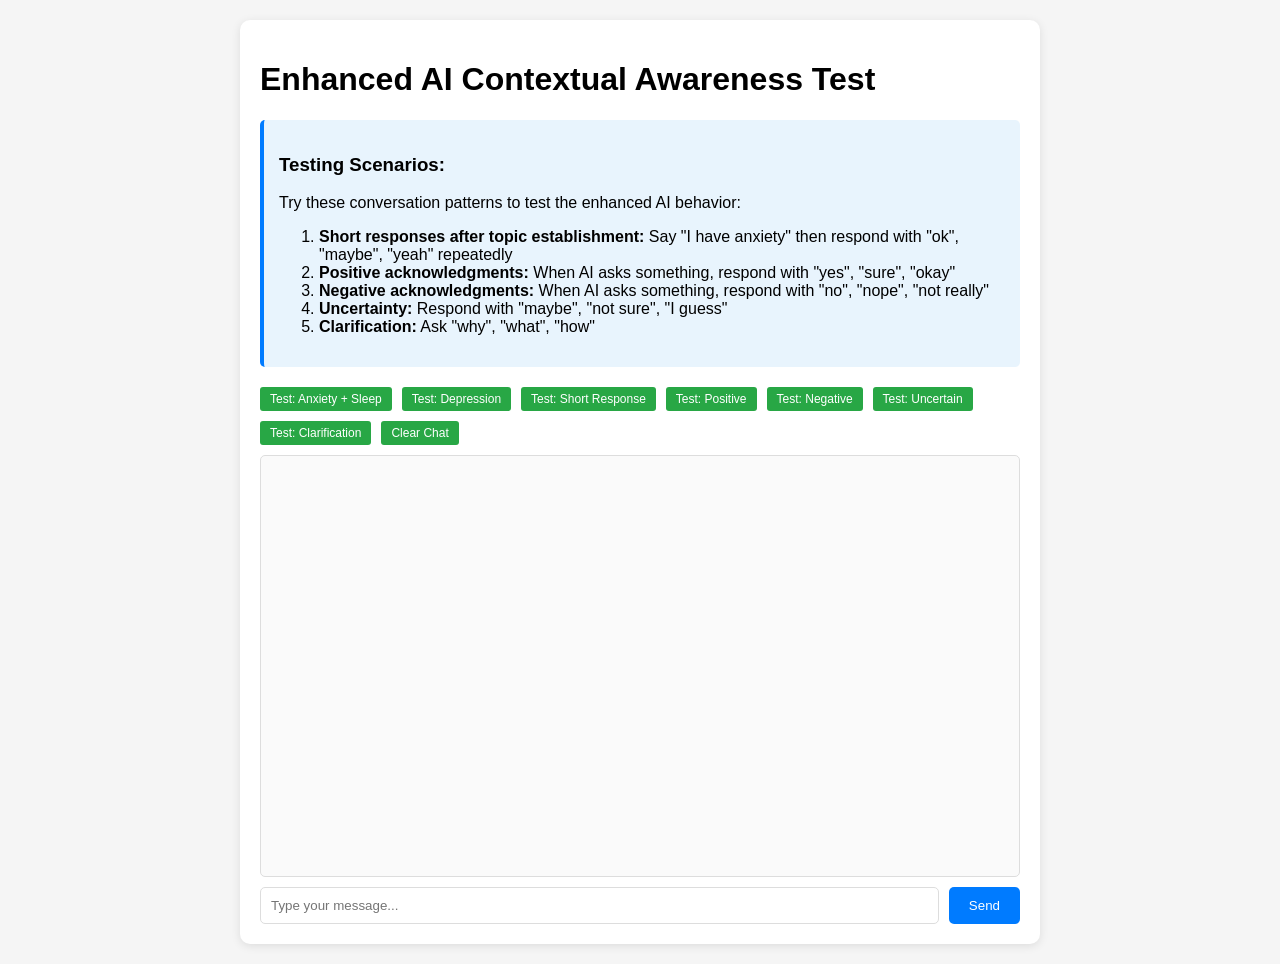
<file: test-enhanced-ai.html>
<!DOCTYPE html>
<html lang="en">
<head>
    <meta charset="UTF-8">
    <meta name="viewport" content="width=device-width, initial-scale=1.0">
    <title>Enhanced AI Chat Test</title>
    <style>
        body {
            font-family: Arial, sans-serif;
            max-width: 800px;
            margin: 0 auto;
            padding: 20px;
            background-color: #f5f5f5;
        }
        .chat-container {
            background: white;
            border-radius: 10px;
            padding: 20px;
            box-shadow: 0 2px 10px rgba(0,0,0,0.1);
        }
        .messages {
            height: 400px;
            overflow-y: auto;
            border: 1px solid #ddd;
            padding: 10px;
            margin-bottom: 10px;
            background: #fafafa;
            border-radius: 5px;
        }
        .message {
            margin: 10px 0;
            padding: 10px;
            border-radius: 8px;
            max-width: 80%;
        }
        .user {
            background: #007bff;
            color: white;
            margin-left: auto;
            text-align: right;
        }
        .bot {
            background: #e9ecef;
            color: #333;
        }
        .thinking-message {
            opacity: 0.7;
            font-style: italic;
        }
        .input-container {
            display: flex;
            gap: 10px;
        }
        #userInput {
            flex: 1;
            padding: 10px;
            border: 1px solid #ddd;
            border-radius: 5px;
        }
        button {
            padding: 10px 20px;
            background: #007bff;
            color: white;
            border: none;
            border-radius: 5px;
            cursor: pointer;
        }
        .test-buttons {
            margin: 10px 0;
            display: flex;
            gap: 10px;
            flex-wrap: wrap;
        }
        .test-button {
            padding: 5px 10px;
            background: #28a745;
            color: white;
            border: none;
            border-radius: 3px;
            cursor: pointer;
            font-size: 12px;
        }
        .scenario {
            margin: 20px 0;
            padding: 15px;
            background: #e8f4fd;
            border-radius: 5px;
            border-left: 4px solid #007bff;
        }
    </style>
</head>
<body>
    <div class="chat-container">
        <h1>Enhanced AI Contextual Awareness Test</h1>
        
        <div class="scenario">
            <h3>Testing Scenarios:</h3>
            <p>Try these conversation patterns to test the enhanced AI behavior:</p>
            <ol>
                <li><strong>Short responses after topic establishment:</strong> Say "I have anxiety" then respond with "ok", "maybe", "yeah" repeatedly</li>
                <li><strong>Positive acknowledgments:</strong> When AI asks something, respond with "yes", "sure", "okay"</li>
                <li><strong>Negative acknowledgments:</strong> When AI asks something, respond with "no", "nope", "not really"</li>
                <li><strong>Uncertainty:</strong> Respond with "maybe", "not sure", "I guess"</li>
                <li><strong>Clarification:</strong> Ask "why", "what", "how"</li>
            </ol>
        </div>

        <div class="test-buttons">
            <button class="test-button" onclick="testMessage('I have anxiety and trouble sleeping')">Test: Anxiety + Sleep</button>
            <button class="test-button" onclick="testMessage('I feel depressed')">Test: Depression</button>
            <button class="test-button" onclick="testMessage('ok')">Test: Short Response</button>
            <button class="test-button" onclick="testMessage('yes')">Test: Positive</button>
            <button class="test-button" onclick="testMessage('no')">Test: Negative</button>
            <button class="test-button" onclick="testMessage('maybe')">Test: Uncertain</button>
            <button class="test-button" onclick="testMessage('why')">Test: Clarification</button>
            <button class="test-button" onclick="clearChat()">Clear Chat</button>
        </div>

        <div id="chatMessages" class="messages"></div>
        
        <div class="input-container">
            <input type="text" id="userInput" placeholder="Type your message..." 
                   onkeypress="if(event.key==='Enter') sendMessage()">
            <button onclick="sendMessage()">Send</button>
        </div>
    </div>

    <!-- Load required scripts -->
    <script src="docs/therapy-speech.js"></script>
    <script src="docs/medications-data.js"></script>
    <script src="docs/ai.js"></script>

    <script>
        // Initialize AI when page loads
        document.addEventListener('DOMContentLoaded', function() {
            initializeAIChat();
        });

        function addMessage(content, isUser = false, className = '') {
            const messagesDiv = document.getElementById('chatMessages');
            const messageDiv = document.createElement('div');
            messageDiv.className = `message ${isUser ? 'user' : 'bot'} ${className}`;
            messageDiv.innerHTML = `<div>${content}</div>`;
            messagesDiv.appendChild(messageDiv);
            messagesDiv.scrollTop = messagesDiv.scrollHeight;
        }

        async function sendMessage() {
            const input = document.getElementById('userInput');
            const message = input.value.trim();
            
            if (!message) return;
            
            // Add user message
            addMessage(message, true);
            input.value = '';
            
            try {
                // Get AI response
                const response = await generateAIResponse(message);
                
                // Add AI response
                addMessage(response);
                
            } catch (error) {
                addMessage('Sorry, I encountered an error: ' + error.message);
            }
        }

        function testMessage(message) {
            document.getElementById('userInput').value = message;
            sendMessage();
        }

        function clearChat() {
            document.getElementById('chatMessages').innerHTML = '';
            // Reset conversation context
            if (window.conversationContext) {
                window.conversationContext.messages = [];
                window.conversationContext.questionCount = 0;
                window.conversationContext.conversationFlow.shortResponseCount = 0;
                window.conversationContext.conversationFlow.lastAIQuestion = null;
                window.conversationContext.conversationFlow.lastAIIntent = null;
                window.conversationContext.conversationFlow.lastTopicDiscussed = null;
                window.conversationContext.userPreferences.previousTopics = [];
                window.conversationContext.detectedSymptoms = {};
            }
        }

        // Override addThinkingMessage to work with our test interface
        window.addThinkingMessage = function(message) {
            addMessage(message, false, 'thinking-message');
        };
    </script>
</body>
</html>
</file>
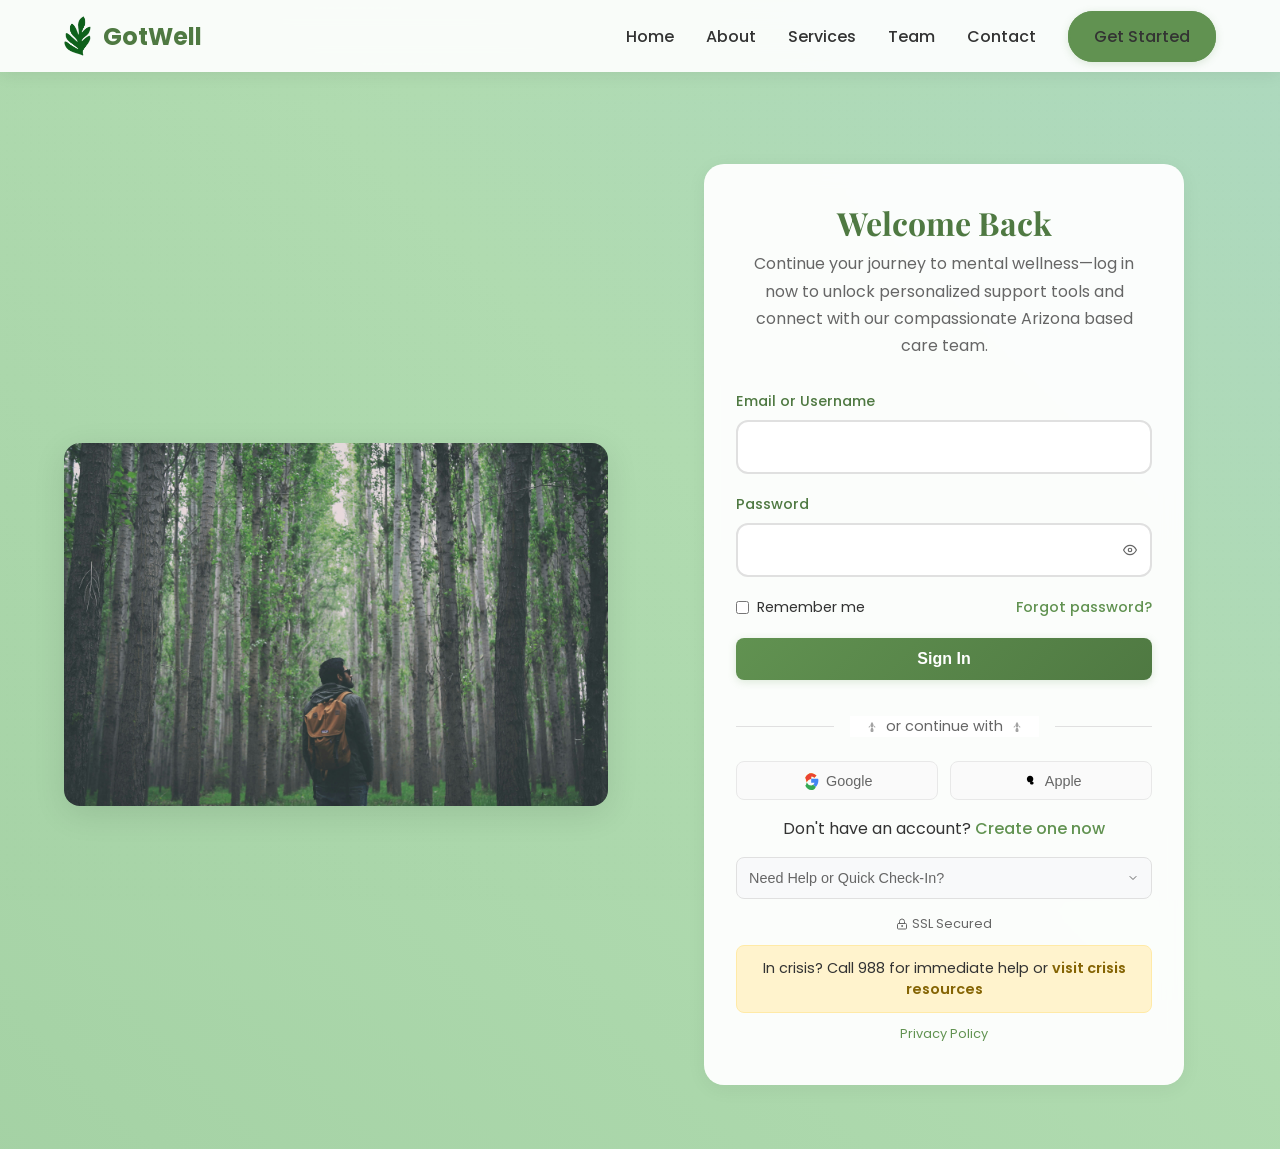
<file: docs/login.html>
<!DOCTYPE html>
<html lang="en">
<head>
  <meta charset="UTF-8">
  <meta name="viewport" content="width=device-width, initial-scale=1.0">
  <title>Login - GotWell</title>
  <link href="https://fonts.googleapis.com/css2?family=Poppins:wght@300;400;500;600;700&family=Playfair+Display:wght@400;700&display=swap" rel="stylesheet">
  <!-- GotWell Polish - Subtle visual refinements -->
  <link rel="stylesheet" href="fernly-polish.css">
  <style>
    :root {
      --g1: #8fbf8f;
      --g2: #9ac99a;
      --g3: #a6d3a6;
      --g4: #b1dcb1;
      --g5: #add9c5;
      --g6: #8fbf8f; /* Changed from yellow to green for consistent palette */
    }

    * {
      margin: 0;
      padding: 0;
      box-sizing: border-box;
    }

    html,
    body {
      height: 100%;
      font-family: 'Poppins', sans-serif;
      color: #333;
      background: linear-gradient(
          45deg,
          var(--g1) 0%,
          var(--g2) 15%,
          var(--g3) 30%,
          var(--g4) 45%,
          var(--g5) 60%,
          var(--g6) 100%
      );
      background-size: 400% 400%;
      animation: moodShift 12s ease-in-out infinite;
      position: relative;
    }

    h1,
    h2 {
      font-family: 'Playfair Display', serif;
    }

    body::before {
      content: '';
      position: fixed;
      inset: 0;
      background-image: url("[data-uri]");
      background-size: 8px 8px;
      opacity: .04;
      pointer-events: none;
    }

    /* Ensure seamless gradient across all sections */
    section,
    footer {
      background: transparent;
    }

    @keyframes moodShift {
      0% {
        background-position: 0% 50%;
      }
      50% {
        background-position: 100% 50%;
      }
      100% {
        background-position: 0% 50%;
      }
    }


    .container {
      width: 90%;
      max-width: 1200px;
      margin: 0 auto;
    }

    header {
      background: rgba(255, 255, 255, 0.95);
      backdrop-filter: blur(10px);
      box-shadow: 0 2px 20px rgba(0, 0, 0, 0.1);
      position: fixed;
      top: 0;
      left: 0;
      right: 0;
      z-index: 1000;
      transition: all 0.3s ease;
    }

    nav {
      display: flex;
      align-items: center;
      justify-content: space-between;
      padding: 1rem 0;
    }

    .logo {
      display: flex;
      align-items: center;
      gap: 0.75rem;
    }

    .logo img {
      height: 40px;
      width: auto;
    }

    .logo span {
      font-size: 1.5rem;
      font-weight: 700;
      color: #4F7942;
    }

    .nav-links {
      list-style: none;
      display: flex;
      gap: 2rem;
      align-items: center;
    }

    .nav-links a {
      font-weight: 500;
      transition: color 0.3s ease;
      position: relative;
      text-decoration: none;
      color: inherit;
    }

    .nav-links a:hover {
      color: #619251;
    }

    .nav-links a::after {
      content: '';
      position: absolute;
      width: 0;
      height: 2px;
      bottom: -5px;
      left: 0;
      background-color: #619251;
      transition: width 0.3s ease;
    }

    .nav-links a:hover::after {
      width: 100%;
    }

    .btn-primary {
      background: #619251;
      color: #fff;
      padding: 0.75rem 1.5rem;
      border-radius: 25px;
      font-weight: 600;
      transition: all 0.3s ease;
      border: 2px solid #619251;
      cursor: pointer;
      text-decoration: none;
    }

    .btn-primary:hover {
      background: transparent;
      color: #619251;
      transform: translateY(-2px) scale(1.03);
    }

    main {
      margin-top: 100px;
      padding: 2rem 0;
      min-height: calc(100vh - 100px);
      display: flex;
      align-items: center;
      justify-content: center;
    }

    .login-layout {
      display: flex;
      align-items: center;
      gap: 4rem;
      max-width: 1200px;
      width: 100%;
    }

    .login-illustration {
      flex: 1;
      display: flex;
      align-items: center;
      justify-content: center;
    }

    .login-illustration img {
      max-width: 100%;
      height: auto;
      border-radius: 16px;
      box-shadow: 0 8px 32px rgba(0, 0, 0, 0.1);
    }

    .login-form-section {
      flex: 1;
      display: flex;
      justify-content: center;
    }

    .login-container {
      background: rgba(255, 255, 255, 0.95);
      backdrop-filter: blur(10px);
      border-radius: 20px;
      padding: 2.5rem 2rem;
      box-shadow: 0 4px 20px rgba(0, 0, 0, 0.05);
      text-align: center;
      max-width: 480px;
      min-width: 320px;
      width: 90%;
      margin: 2rem auto;
    }

    .login-title {
      font-size: 2rem;
      margin-bottom: 0.5rem;
      color: #4F7942;
      line-height: 1.2;
    }

    .login-greeting {
      font-size: 1rem;
      color: #666;
      margin-bottom: 2rem;
      line-height: 1.7;
      font-weight: 400;
    }

    .form-group {
      position: relative;
      margin-bottom: 1.25rem;
      text-align: left;
    }

    .form-group label {
      display: block;
      margin-bottom: 0.5rem;
      font-weight: 500;
      color: #4F7942;
      font-size: 0.9rem;
    }

    .form-group input {
      width: 100%;
      padding: 0.75rem;
      border: 2px solid #e0e0e0;
      border-radius: 8px;
      font-size: 1rem;
      transition: all 0.3s ease;
      background: white;
    }

    .form-group input:hover {
      border-color: #c0c0c0;
      box-shadow: 0 2px 8px rgba(0, 0, 0, 0.08);
    }

    .form-group input:focus {
      outline: none;
      border-color: #619251;
      box-shadow: 0 0 0 3px rgba(97, 146, 81, 0.1);
    }

    .form-group input.error {
      border-color: #e74c3c;
      animation: shake 0.5s ease-in-out;
    }

    .form-group input.valid {
      border-color: #27ae60;
    }

    .password-toggle {
      position: absolute;
      right: 10px;
      top: 50%;
      transform: translateY(-50%);
      background: none;
      border: none;
      cursor: pointer;
      color: #666;
      font-size: 1.2rem;
      padding: 5px;
      width: 24px;
      height: 24px;
      display: flex;
      align-items: center;
      justify-content: center;
    }

    .password-toggle:hover {
      color: #4F7942;
    }

    .password-toggle svg {
      width: 18px;
      height: 18px;
    }

    .error-message {
      color: #e74c3c;
      font-size: 0.8rem;
      margin-top: 0.25rem;
      opacity: 0;
      transition: opacity 0.3s ease;
    }

    .error-message.show {
      opacity: 1;
    }

    .form-options {
      display: flex;
      justify-content: space-between;
      align-items: center;
      margin-bottom: 1.25rem;
      font-size: 0.9rem;
    }

    .remember-me {
      display: flex;
      align-items: center;
      gap: 0.5rem;
      cursor: pointer;
      transition: all 0.3s ease;
    }

    .remember-me:hover {
      color: #4F7942;
    }

    .remember-me input[type="checkbox"] {
      width: auto;
      margin: 0;
      cursor: pointer;
      transition: all 0.3s ease;
    }

    .remember-me input[type="checkbox"]:hover {
      transform: scale(1.1);
    }

    .remember-me label {
      cursor: pointer;
      transition: all 0.3s ease;
    }

    .forgot-password {
      color: #619251;
      text-decoration: none;
      font-weight: 500;
      transition: all 0.3s ease;
    }

    .forgot-password:hover {
      text-decoration: underline;
      color: #4F7942;
      transform: translateY(-1px);
    }

    .login-btn {
      width: 100%;
      background: linear-gradient(135deg, #619251, #4F7942);
      color: white;
      padding: 0.75rem;
      border: none;
      border-radius: 8px;
      font-size: 1rem;
      font-weight: 600;
      cursor: pointer;
      transition: all 0.3s ease;
      margin-bottom: 0.75rem;
      position: relative;
      overflow: hidden;
    }

    .login-btn:hover {
      transform: translateY(-2px);
      box-shadow: 0 5px 15px rgba(97, 146, 81, 0.4);
    }

    .login-btn:disabled {
      opacity: 0.7;
      cursor: not-allowed;
      transform: none;
    }

    .loading-spinner {
      display: none;
      position: absolute;
      top: 50%;
      left: 50%;
      transform: translate(-50%, -50%);
    }

    .loading-spinner::after {
      content: '';
      width: 20px;
      height: 20px;
      border: 2px solid rgba(255, 255, 255, 0.3);
      border-top: 2px solid white;
      border-radius: 50%;
      animation: spin 1s linear infinite;
    }

    .divider {
      text-align: center;
      margin: 1.5rem 0;
      position: relative;
      color: #666;
      display: flex;
      align-items: center;
      justify-content: center;
      gap: 1rem;
    }

    .divider::before,
    .divider::after {
      content: '';
      flex: 1;
      height: 1px;
      background: #e0e0e0;
    }

    .divider span {
      background: white;
      padding: 0 1rem;
      font-size: 0.9rem;
      display: flex;
      align-items: center;
      gap: 0.5rem;
    }

    .fern-icon {
      width: 12px;
      height: 12px;
      fill: #619251;
      opacity: 0.6;
    }

    .social-login {
      display: flex;
      gap: 0.75rem;
      margin-bottom: 1rem;
    }

    .social-btn {
      flex: 1;
      padding: 0.6rem;
      border: 1px solid #e8e8e8;
      border-radius: 8px;
      background: #fafafa;
      cursor: pointer;
      transition: all 0.3s ease;
      display: flex;
      align-items: center;
      justify-content: center;
      gap: 0.4rem;
      font-weight: 400;
      font-size: 0.9rem;
      color: #666;
    }

    .social-btn:hover {
      border-color: #d0d0d0;
      background: #f0f0f0;
      transform: translateY(-1px);
      box-shadow: 0 2px 8px rgba(0, 0, 0, 0.1);
    }

    .social-btn img {
      width: 18px;
      height: 18px;
    }

    .create-account {
      text-align: center;
      margin-bottom: 1rem;
    }

    .create-account a {
      color: #619251;
      text-decoration: none;
      font-weight: 500;
      transition: all 0.3s ease;
    }

    .create-account a:hover {
      text-decoration: underline;
      color: #4F7942;
      transform: translateY(-1px);
    }

    .support-links {
      display: flex;
      justify-content: center;
      gap: 1rem;
      margin-bottom: 1rem;
      font-size: 0.9rem;
    }

    .support-links a {
      color: #666;
      text-decoration: none;
      padding: 0.5rem;
      border-radius: 6px;
      transition: all 0.3s ease;
    }

    .support-links a:hover {
      color: #4F7942;
      background: rgba(97, 146, 81, 0.1);
      transform: translateY(-1px);
    }

    .support-section {
      margin-bottom: 1rem;
    }

    .support-toggle {
      width: 100%;
      background: #f8f9fa;
      border: 1px solid #e0e0e0;
      border-radius: 8px;
      padding: 0.75rem;
      cursor: pointer;
      transition: all 0.3s ease;
      display: flex;
      align-items: center;
      justify-content: space-between;
      font-size: 0.9rem;
      color: #666;
    }

    .support-toggle:hover {
      background: #f0f0f0;
      border-color: #d0d0d0;
      color: #4F7942;
    }

    .support-toggle.active {
      border-color: #619251;
      background: #f8f9fa;
    }

    .chevron-icon {
      transition: transform 0.3s ease;
    }

    .support-toggle.active .chevron-icon {
      transform: rotate(180deg);
    }

    .support-panel {
      display: none;
      background: white;
      border: 1px solid #e0e0e0;
      border-top: none;
      border-radius: 0 0 8px 8px;
      padding: 0.5rem;
      margin-top: -1px;
    }

    .support-panel.show {
      display: block;
    }

    .support-option {
      margin-bottom: 0.5rem;
    }

    .support-option:last-child {
      margin-bottom: 0;
    }

    .support-option a {
      display: flex;
      align-items: flex-start;
      gap: 0.75rem;
      padding: 0.75rem;
      border-radius: 6px;
      text-decoration: none;
      color: #333;
      transition: all 0.3s ease;
    }

    .support-option a:hover {
      background: #f8f9fa;
      color: #4F7942;
      transform: translateY(-1px);
    }

    .support-option svg {
      flex-shrink: 0;
      margin-top: 0.1rem;
      color: #619251;
    }

    .support-option div {
      flex: 1;
      text-align: left;
    }

    .support-option strong {
      display: block;
      margin-bottom: 0.25rem;
      font-weight: 600;
    }

    .support-option p {
      margin: 0;
      font-size: 0.8rem;
      color: #666;
      line-height: 1.3;
    }

    .security-indicators {
      display: flex;
      justify-content: center;
      align-items: center;
      gap: 1rem;
      margin-bottom: 0.75rem;
      font-size: 0.8rem;
      color: #666;
    }

    .security-indicators span {
      display: flex;
      align-items: center;
      gap: 0.25rem;
    }

    .crisis-link {
      text-align: center;
      margin-top: 0.75rem;
      padding: 0.75rem;
      background: #fff3cd;
      border: 1px solid #ffeaa7;
      border-radius: 8px;
      font-size: 0.9rem;
    }

    .crisis-link a {
      color: #856404;
      text-decoration: none;
      font-weight: 600;
      transition: all 0.3s ease;
    }

    .crisis-link a:hover {
      text-decoration: underline;
      color: #6b5203;
      transform: translateY(-1px);
    }

    .quick-checkin {
      text-align: center;
      margin-top: 0.75rem;
      padding: 0.75rem;
      background: #e8f5e8;
      border: 1px solid #d4edda;
      border-radius: 8px;
    }

    .quick-checkin a {
      color: #4F7942;
      text-decoration: none;
      font-weight: 600;
      transition: all 0.3s ease;
    }

    .quick-checkin a:hover {
      text-decoration: underline;
      color: #3e5f34;
      transform: translateY(-1px);
    }

    .modal {
      display: none;
      position: fixed;
      z-index: 2000;
      left: 0;
      top: 0;
      width: 100%;
      height: 100%;
      background-color: rgba(0, 0, 0, 0.5);
      backdrop-filter: blur(5px);
    }

    .modal-content {
      background-color: white;
      margin: 10% auto;
      padding: 2rem;
      border-radius: 20px;
      width: 90%;
      max-width: 500px;
      position: relative;
    }

    .close {
      color: #aaa;
      float: right;
      font-size: 28px;
      font-weight: bold;
      cursor: pointer;
      position: absolute;
      right: 15px;
      top: 15px;
    }

    .close:hover {
      color: #000;
    }

    .privacy-link {
      color: #619251;
      text-decoration: none;
      font-size: 0.8rem;
      margin-top: 0.75rem;
      display: inline-block;
      transition: all 0.3s ease;
    }

    .privacy-link:hover {
      text-decoration: underline;
      color: #4F7942;
      transform: translateY(-1px);
    }

    @keyframes shake {
      0%, 100% { transform: translateX(0); }
      25% { transform: translateX(-5px); }
      75% { transform: translateX(5px); }
    }

    @keyframes spin {
      0% { transform: rotate(0deg); }
      100% { transform: rotate(360deg); }
    }

    @media (max-width: 768px) {
      .nav-links {
        display: none;
      }

      .login-layout {
        flex-direction: column;
        gap: 2rem;
      }

      .login-illustration {
        display: none;
      }

      .login-container {
        margin: 1rem;
        padding: 1.5rem;
        min-width: 280px;
      }

      .social-login {
        flex-direction: column;
      }

      .support-links {
        flex-direction: column;
        gap: 0.5rem;
      }
    }
  </style>
</head>
<body>
  <header>
    <div class="container">
      <nav>
        <div class="logo">
          <img src="images/gotwell-logo.png" alt="GotWell Logo">
          <span>GotWell</span>
        </div>
        <ul class="nav-links">
          <li><a href="index.html">Home</a></li>
          <li><a href="index.html#about">About</a></li>
          <li><a href="services.html">Services</a></li>
          <li><a href="team.html">Team</a></li>
          <li><a href="index.html#contact">Contact</a></li>
          <li><a href="index.html#contact" class="btn-primary">Get Started</a></li>
        </ul>
      </nav>
    </div>
  </header>

  <main>
    <div class="container">
      <div class="login-layout">
        <div class="login-illustration">
          <img src="Images3/oziel-gomez-6K-xLVV0-wg-unsplash.jpg" alt="Calming nature scene with greenery">
        </div>
        
        <div class="login-form-section">
          <div class="login-container">
        <h1 class="login-title">Welcome Back</h1>
        <p class="login-greeting">
          Continue your journey to mental wellness—log in now to unlock personalized support tools and connect with our compassionate Arizona based care team.
        </p>

        <form id="loginForm">
          <div class="form-group">
            <label for="email">Email or Username</label>
            <input type="text" id="email" name="email" required aria-describedby="emailError">
            <div class="error-message" id="emailError"></div>
          </div>

          <div class="form-group">
            <label for="password">Password</label>
            <div style="position: relative;">
              <input type="password" id="password" name="password" required aria-describedby="passwordError">
              <button type="button" class="password-toggle" id="passwordToggle" aria-label="Toggle password visibility">
                <svg viewBox="0 0 24 24" fill="none" stroke="currentColor" stroke-width="2" stroke-linecap="round" stroke-linejoin="round">
                  <path d="M1 12s4-8 11-8 11 8 11 8-4 8-11 8-11-8-11-8z"></path>
                  <circle cx="12" cy="12" r="3"></circle>
                </svg>
              </button>
            </div>
            <div class="error-message" id="passwordError"></div>
          </div>

          <div class="form-options">
            <div class="remember-me">
              <input type="checkbox" id="rememberMe" name="rememberMe">
              <label for="rememberMe">Remember me</label>
            </div>
            <a href="#" class="forgot-password" id="forgotPasswordLink">Forgot password?</a>
          </div>

          <button type="submit" class="login-btn" id="loginButton">
            <span class="btn-text">Sign In</span>
            <div class="loading-spinner" id="loadingSpinner"></div>
          </button>
        </form>

        <div class="divider">
          <span>
            <svg class="fern-icon" viewBox="0 0 24 24" fill="none" xmlns="http://www.w3.org/2000/svg" aria-hidden="true">
              <path d="M12 2C12 2 15 5 15 9C15 11 14 12 12 12C10 12 9 11 9 9C9 5 12 2 12 2Z" fill="currentColor"/>
              <path d="M12 12C12 12 15 15 15 19C15 21 14 22 12 22C10 22 9 21 9 19C9 15 12 12 12 12Z" fill="currentColor"/>
              <path d="M12 7C12 7 8 9 6 11C5 12 5 13 6 13C7 13 8 12 8 11C8 9 12 7 12 7Z" fill="currentColor"/>
              <path d="M12 7C12 7 16 9 18 11C19 12 19 13 18 13C17 13 16 12 16 11C16 9 12 7 12 7Z" fill="currentColor"/>
            </svg>
            or continue with
            <svg class="fern-icon" viewBox="0 0 24 24" fill="none" xmlns="http://www.w3.org/2000/svg" aria-hidden="true">
              <path d="M12 2C12 2 15 5 15 9C15 11 14 12 12 12C10 12 9 11 9 9C9 5 12 2 12 2Z" fill="currentColor"/>
              <path d="M12 12C12 12 15 15 15 19C15 21 14 22 12 22C10 22 9 21 9 19C9 15 12 12 12 12Z" fill="currentColor"/>
              <path d="M12 7C12 7 8 9 6 11C5 12 5 13 6 13C7 13 8 12 8 11C8 9 12 7 12 7Z" fill="currentColor"/>
              <path d="M12 7C12 7 16 9 18 11C19 12 19 13 18 13C17 13 16 12 16 11C16 9 12 7 12 7Z" fill="currentColor"/>
            </svg>
          </span>
        </div>

        <div class="social-login">
          <button type="button" class="social-btn" id="googleLogin">
            <img src="[data-uri]" alt="Google">
            Google
          </button>
          <button type="button" class="social-btn" id="appleLogin">
            <img src="[data-uri]" alt="Apple">
            Apple
          </button>
        </div>

        <div class="create-account">
          <p>Don't have an account? <a href="#" id="createAccountLink">Create one now</a></p>
        </div>

        <div class="support-section">
          <button class="support-toggle" id="supportToggle">
            <span>Need Help or Quick Check-In?</span>
            <svg class="chevron-icon" width="12" height="12" viewBox="0 0 24 24" fill="none" stroke="currentColor" stroke-width="2" stroke-linecap="round" stroke-linejoin="round">
              <polyline points="6,9 12,15 18,9"></polyline>
            </svg>
          </button>
          <div class="support-panel" id="supportPanel">
            <div class="support-option">
              <a href="#" id="needHelpLink">
                <svg width="16" height="16" viewBox="0 0 24 24" fill="none" stroke="currentColor" stroke-width="2" stroke-linecap="round" stroke-linejoin="round">
                  <circle cx="12" cy="12" r="10"></circle>
                  <path d="M9,9a3,3 0 0,1 6,0c0,2 -3,3 -3,3"></path>
                  <line x1="12" y1="17" x2="12" y2="17"></line>
                </svg>
                <div>
                  <strong>Need Help?</strong>
                  <p>Get support with login, account, or technical issues</p>
                </div>
              </a>
            </div>
            <div class="support-option">
              <a href="#" id="quickCheckinLink">
                <svg width="16" height="16" viewBox="0 0 24 24" fill="none" stroke="currentColor" stroke-width="2" stroke-linecap="round" stroke-linejoin="round">
                  <path d="M22 12h-4l-3 9L9 3l-3 9H2"></path>
                </svg>
                <div>
                  <strong>Quick Check-In</strong>
                  <p>Brief wellness assessment and mood tracking</p>
                </div>
              </a>
            </div>
          </div>
        </div>

        <div class="security-indicators">
          <span>
            <svg width="12" height="12" viewBox="0 0 24 24" fill="none" stroke="currentColor" stroke-width="2" stroke-linecap="round" stroke-linejoin="round">
              <rect x="3" y="11" width="18" height="11" rx="2" ry="2"></rect>
              <circle cx="12" cy="16" r="1"></circle>
              <path d="M7 11V7a5 5 0 0 1 10 0v4"></path>
            </svg>
            SSL Secured
          </span>
        </div>


        <div class="crisis-link">
          <p>In crisis? Call 988 for immediate help or <a href="https://suicidepreventionlifeline.org/" target="_blank" rel="noopener noreferrer">visit crisis resources</a></p>
        </div>

        <a href="privacy.html" target="_blank" class="privacy-link">Privacy Policy</a>
      </div>
        </div>
      </div>
    </div>
  </main>

  <!-- Forgot Password Modal -->
  <div id="forgotPasswordModal" class="modal">
    <div class="modal-content">
      <span class="close" id="closeForgotModal">&times;</span>
      <h2>Reset Password</h2>
      <p>Enter your email address and we'll send you a link to reset your password.</p>
      <form id="forgotPasswordForm">
        <div class="form-group">
          <label for="resetEmail">Email Address</label>
          <input type="email" id="resetEmail" name="resetEmail" required>
          <div class="error-message" id="resetEmailError"></div>
        </div>
        <button type="submit" class="login-btn">Send Reset Link</button>
      </form>
    </div>
  </div>

  <!-- Need Help Modal -->
  <div id="needHelpModal" class="modal">
    <div class="modal-content">
      <span class="close" id="closeHelpModal">&times;</span>
      <h2>Need Help?</h2>
      <p>Our support team is here to help you. Please fill out this secure form and we'll get back to you within 24 hours.</p>
      <form id="needHelpForm">
        <div class="form-group">
          <label for="helpName">Full Name</label>
          <input type="text" id="helpName" name="helpName" required>
        </div>
        <div class="form-group">
          <label for="helpEmail">Email Address</label>
          <input type="email" id="helpEmail" name="helpEmail" required>
        </div>
        <div class="form-group">
          <label for="helpSubject">Subject</label>
          <select id="helpSubject" name="helpSubject" required style="width: 100%; padding: 0.75rem; border: 2px solid #e0e0e0; border-radius: 8px;">
            <option value="">Select a topic</option>
            <option value="login">Login Issues</option>
            <option value="account">Account Problems</option>
            <option value="technical">Technical Support</option>
            <option value="billing">Billing Questions</option>
            <option value="general">General Inquiry</option>
          </select>
        </div>
        <div class="form-group">
          <label for="helpMessage">Message</label>
          <textarea id="helpMessage" name="helpMessage" rows="4" required style="width: 100%; padding: 0.75rem; border: 2px solid #e0e0e0; border-radius: 8px; resize: vertical;"></textarea>
        </div>
        <button type="submit" class="login-btn">Send Message</button>
      </form>
    </div>
  </div>

  <!-- Create Account Modal -->
  <div id="createAccountModal" class="modal">
    <div class="modal-content">
      <span class="close" id="closeCreateModal">&times;</span>
      <h2>Create Account</h2>
      <p>Join GotWell and start your mental wellness journey today.</p>
      <form id="createAccountForm">
        <div class="form-group">
          <label for="newFullName">Full Name</label>
          <input type="text" id="newFullName" name="newFullName" required>
        </div>
        <div class="form-group">
          <label for="newEmail">Email Address</label>
          <input type="email" id="newEmail" name="newEmail" required>
        </div>
        <div class="form-group">
          <label for="newPassword">Password</label>
          <div style="position: relative;">
            <input type="password" id="newPassword" name="newPassword" required>
            <button type="button" class="password-toggle" id="newPasswordToggle" aria-label="Toggle password visibility">
              <svg viewBox="0 0 24 24" fill="none" stroke="currentColor" stroke-width="2" stroke-linecap="round" stroke-linejoin="round">
                <path d="M1 12s4-8 11-8 11 8 11 8-4 8-11 8-11-8-11-8z"></path>
                <circle cx="12" cy="12" r="3"></circle>
              </svg>
            </button>
          </div>
          <div class="error-message" id="newPasswordError"></div>
        </div>
        <div class="form-group">
          <label for="confirmPassword">Confirm Password</label>
          <input type="password" id="confirmPassword" name="confirmPassword" required>
          <div class="error-message" id="confirmPasswordError"></div>
        </div>
        <div class="form-group">
          <div class="remember-me">
            <input type="checkbox" id="agreeTerms" name="agreeTerms" required>
            <label for="agreeTerms">I agree to the <a href="privacy.html" target="_blank">Privacy Policy</a> and Terms of Service</label>
          </div>
        </div>
        <button type="submit" class="login-btn">Create Account</button>
      </form>
    </div>
  </div>
  <script>
    // Form validation and interaction functionality
    document.addEventListener('DOMContentLoaded', function() {
      // Password toggle functionality
      const passwordToggle = document.getElementById('passwordToggle');
      const passwordInput = document.getElementById('password');
      const newPasswordToggle = document.getElementById('newPasswordToggle');
      const newPasswordInput = document.getElementById('newPassword');

      function togglePassword(toggle, input) {
        if (toggle && input) {
          toggle.addEventListener('click', function() {
            const type = input.getAttribute('type') === 'password' ? 'text' : 'password';
            input.setAttribute('type', type);
            
            // Update the SVG icon
            const isVisible = type === 'text';
            const svg = toggle.querySelector('svg');
            if (svg) {
              if (isVisible) {
                // Show "eye-off" icon
                svg.innerHTML = `
                  <path d="M17.94 17.94A10.07 10.07 0 0 1 12 20c-7 0-11-8-11-8a18.45 18.45 0 0 1 5.06-5.94L6.06 6.06"></path>
                  <path d="M9.9 4.24A9.12 9.12 0 0 1 12 4c7 0 11 8 11 8a18.5 18.5 0 0 1-2.16 3.19l-6.37-6.37z"></path>
                  <line x1="1" y1="1" x2="23" y2="23"></line>
                  <path d="M14.12 14.12a3 3 0 0 1-4.24-4.24"></path>
                `;
              } else {
                // Show "eye" icon
                svg.innerHTML = `
                  <path d="M1 12s4-8 11-8 11 8 11 8-4 8-11 8-11-8-11-8z"></path>
                  <circle cx="12" cy="12" r="3"></circle>
                `;
              }
            }
          });
        }
      }

      togglePassword(passwordToggle, passwordInput);
      togglePassword(newPasswordToggle, newPasswordInput);

      // Real-time validation
      const emailInput = document.getElementById('email');
      const emailError = document.getElementById('emailError');

      function validateEmail(email) {
        const re = /^[^\s@]+@[^\s@]+\.[^\s@]+$/;
        return re.test(email);
      }

      function validatePassword(password) {
        return password.length >= 8;
      }

      function showError(input, errorElement, message) {
        input.classList.add('error');
        input.classList.remove('valid');
        errorElement.textContent = message;
        errorElement.classList.add('show');
        input.setAttribute('aria-invalid', 'true');
      }

      function showValid(input, errorElement) {
        input.classList.add('valid');
        input.classList.remove('error');
        errorElement.textContent = '';
        errorElement.classList.remove('show');
        input.setAttribute('aria-invalid', 'false');
      }

      // Email validation
      emailInput.addEventListener('blur', function() {
        const email = this.value.trim();
        if (email && !validateEmail(email)) {
          showError(this, emailError, 'Please enter a valid email address');
        } else if (email) {
          showValid(this, emailError);
        }
      });

      // Password validation
      passwordInput.addEventListener('blur', function() {
        const password = this.value;
        const passwordError = document.getElementById('passwordError');
        if (password && !validatePassword(password)) {
          showError(this, passwordError, 'Password must be at least 8 characters long');
        } else if (password) {
          showValid(this, passwordError);
        }
      });

      // Modal functionality
      const modals = ['forgotPasswordModal', 'needHelpModal', 'createAccountModal'];
      const modalTriggers = {
        'forgotPasswordLink': 'forgotPasswordModal',
        'needHelpLink': 'needHelpModal',
        'createAccountLink': 'createAccountModal'
      };

      // Open modals
      Object.entries(modalTriggers).forEach(([triggerID, modalID]) => {
        const trigger = document.getElementById(triggerID);
        const modal = document.getElementById(modalID);
        if (trigger && modal) {
          trigger.addEventListener('click', function(e) {
            e.preventDefault();
            modal.style.display = 'block';
            document.body.style.overflow = 'hidden';
          });
        }
      });

      // Close modals
      const closeButtons = ['closeForgotModal', 'closeHelpModal', 'closeCreateModal'];
      closeButtons.forEach(buttonID => {
        const button = document.getElementById(buttonID);
        if (button) {
          button.addEventListener('click', function() {
            const modal = this.closest('.modal');
            modal.style.display = 'none';
            document.body.style.overflow = 'auto';
          });
        }
      });

      // Close modal when clicking outside
      modals.forEach(modalID => {
        const modal = document.getElementById(modalID);
        if (modal) {
          modal.addEventListener('click', function(e) {
            if (e.target === this) {
              this.style.display = 'none';
              document.body.style.overflow = 'auto';
            }
          });
        }
      });

      // Form submissions
      const loginForm = document.getElementById('loginForm');
      const loginButton = document.getElementById('loginButton');
      const loadingSpinner = document.getElementById('loadingSpinner');
      const btnText = loginButton.querySelector('.btn-text');

      loginForm.addEventListener('submit', function(e) {
        e.preventDefault();
        
        const email = document.getElementById('email').value.trim();
        const password = document.getElementById('password').value;
        
        // Basic validation
        let isValid = true;
        
        if (!email) {
          showError(emailInput, emailError, 'Email is required');
          isValid = false;
        } else if (!validateEmail(email)) {
          showError(emailInput, emailError, 'Please enter a valid email address');
          isValid = false;
        }
        
        if (!password) {
          showError(passwordInput, document.getElementById('passwordError'), 'Password is required');
          isValid = false;
        }
        
        if (!isValid) {
          // Shake animation for errors
          loginForm.style.animation = 'shake 0.5s ease-in-out';
          setTimeout(() => {
            loginForm.style.animation = '';
          }, 500);
          return;
        }
        
        // Show loading state
        loginButton.disabled = true;
        btnText.style.opacity = '0';
        loadingSpinner.style.display = 'block';
        
        // Simulate login process
        setTimeout(() => {
          // Reset button state
          loginButton.disabled = false;
          btnText.style.opacity = '1';
          loadingSpinner.style.display = 'none';
          
          // Demo login - in production, this would make an API call
          if (email === 'demo@gotwell.com' && password === 'demo123') {
            alert('Login successful! Welcome to GotWell.');
            // Redirect to dashboard or home page
            window.location.href = 'index.html';
          } else {
            alert('Invalid credentials. Try demo@gotwell.com / demo123');
            // Shake animation for failed login
            loginForm.style.animation = 'shake 0.5s ease-in-out';
            setTimeout(() => {
              loginForm.style.animation = '';
            }, 500);
          }
        }, 1500);
      });

      // Social login handlers
      const googleLogin = document.getElementById('googleLogin');
      const appleLogin = document.getElementById('appleLogin');

      googleLogin.addEventListener('click', function() {
        alert('Google SSO Integration\n\nFor production, configure with:\n1. Google Cloud Console OAuth 2.0 credentials\n2. Client ID and Secret\n3. Authorized redirect URIs\n\nDemo: This would redirect to Google OAuth flow.');
      });

      appleLogin.addEventListener('click', function() {
        alert('Apple SSO Integration\n\nFor production, configure with:\n1. Apple Developer Account\n2. Sign in with Apple service\n3. App ID and Key\n\nDemo: This would redirect to Apple ID authentication.');
      });

      // Forgot password form
      const forgotPasswordForm = document.getElementById('forgotPasswordForm');
      forgotPasswordForm.addEventListener('submit', function(e) {
        e.preventDefault();
        const email = document.getElementById('resetEmail').value.trim();
        
        if (!validateEmail(email)) {
          const errorElement = document.getElementById('resetEmailError');
          showError(document.getElementById('resetEmail'), errorElement, 'Please enter a valid email address');
          return;
        }
        
        alert('Password reset link sent to ' + email);
        document.getElementById('forgotPasswordModal').style.display = 'none';
        document.body.style.overflow = 'auto';
      });

      // Need help form
      const needHelpForm = document.getElementById('needHelpForm');
      needHelpForm.addEventListener('submit', function(e) {
        e.preventDefault();
        const name = document.getElementById('helpName').value.trim();
        const email = document.getElementById('helpEmail').value.trim();
        const subject = document.getElementById('helpSubject').value;
        const message = document.getElementById('helpMessage').value.trim();
        
        if (name && email && subject && message && validateEmail(email)) {
          alert('Support request submitted successfully! We\'ll get back to you within 24 hours.');
          document.getElementById('needHelpModal').style.display = 'none';
          document.body.style.overflow = 'auto';
          needHelpForm.reset();
        } else {
          alert('Please fill out all fields with valid information.');
        }
      });

      // Create account form
      const createAccountForm = document.getElementById('createAccountForm');
      createAccountForm.addEventListener('submit', function(e) {
        e.preventDefault();
        const fullName = document.getElementById('newFullName').value.trim();
        const email = document.getElementById('newEmail').value.trim();
        const password = document.getElementById('newPassword').value;
        const confirmPassword = document.getElementById('confirmPassword').value;
        const agreeTerms = document.getElementById('agreeTerms').checked;
        
        let isValid = true;
        
        if (!fullName) {
          alert('Please enter your full name');
          isValid = false;
        }
        
        if (!validateEmail(email)) {
          alert('Please enter a valid email address');
          isValid = false;
        }
        
        if (!validatePassword(password)) {
          showError(document.getElementById('newPassword'), document.getElementById('newPasswordError'), 'Password must be at least 8 characters long');
          isValid = false;
        }
        
        if (password !== confirmPassword) {
          showError(document.getElementById('confirmPassword'), document.getElementById('confirmPasswordError'), 'Passwords do not match');
          isValid = false;
        }
        
        if (!agreeTerms) {
          alert('Please agree to the Privacy Policy and Terms of Service');
          isValid = false;
        }
        
        if (isValid) {
          alert('Account created successfully! Please check your email for verification.');
          document.getElementById('createAccountModal').style.display = 'none';
          document.body.style.overflow = 'auto';
          createAccountForm.reset();
        }
      });

      // Quick check-in functionality
      const quickCheckinLinks = document.querySelectorAll('#quickCheckinLink');
      quickCheckinLinks.forEach(link => {
        link.addEventListener('click', function(e) {
          e.preventDefault();
          alert('Quick Check-In Feature\n\nThis would open a brief wellness assessment including:\n• Mood tracking\n• Stress level evaluation\n• Sleep quality check\n• Medication adherence\n• Crisis screening\n\nRedirecting to wellness portal...');
          // In production, this would redirect to a wellness assessment tool
        });
      });

      // Support toggle functionality
      const supportToggle = document.getElementById('supportToggle');
      const supportPanel = document.getElementById('supportPanel');
      
      if (supportToggle && supportPanel) {
        supportToggle.addEventListener('click', function(e) {
          e.preventDefault();
          const isActive = supportToggle.classList.contains('active');
          
          if (isActive) {
            supportToggle.classList.remove('active');
            supportPanel.classList.remove('show');
          } else {
            supportToggle.classList.add('active');
            supportPanel.classList.add('show');
          }
        });
      }



      // Keyboard navigation support
      document.addEventListener('keydown', function(e) {
        if (e.key === 'Escape') {
          modals.forEach(modalID => {
            const modal = document.getElementById(modalID);
            if (modal && modal.style.display === 'block') {
              modal.style.display = 'none';
              document.body.style.overflow = 'auto';
            }
          });
        }
      });

      // Remember me functionality with migration from old key
      const rememberMeCheckbox = document.getElementById('rememberMe');
      
      // Migrate from old localStorage key if present
      const oldStoredEmail = localStorage.getItem('fernly_remembered_email');
      if (oldStoredEmail) {
        localStorage.setItem('gotwell_remembered_email', oldStoredEmail);
        localStorage.removeItem('fernly_remembered_email');
      }
      
      const storedEmail = localStorage.getItem('gotwell_remembered_email');
      
      if (storedEmail) {
        emailInput.value = storedEmail;
        rememberMeCheckbox.checked = true;
      }
      
      rememberMeCheckbox.addEventListener('change', function() {
        if (this.checked) {
          localStorage.setItem('gotwell_remembered_email', emailInput.value);
        } else {
          localStorage.removeItem('gotwell_remembered_email');
        }
      });

      // Update remember me storage when email changes
      emailInput.addEventListener('input', function() {
        if (rememberMeCheckbox.checked) {
          localStorage.setItem('gotwell_remembered_email', this.value);
        }
      });
    });
  </script>
</body>
</html>
</file>
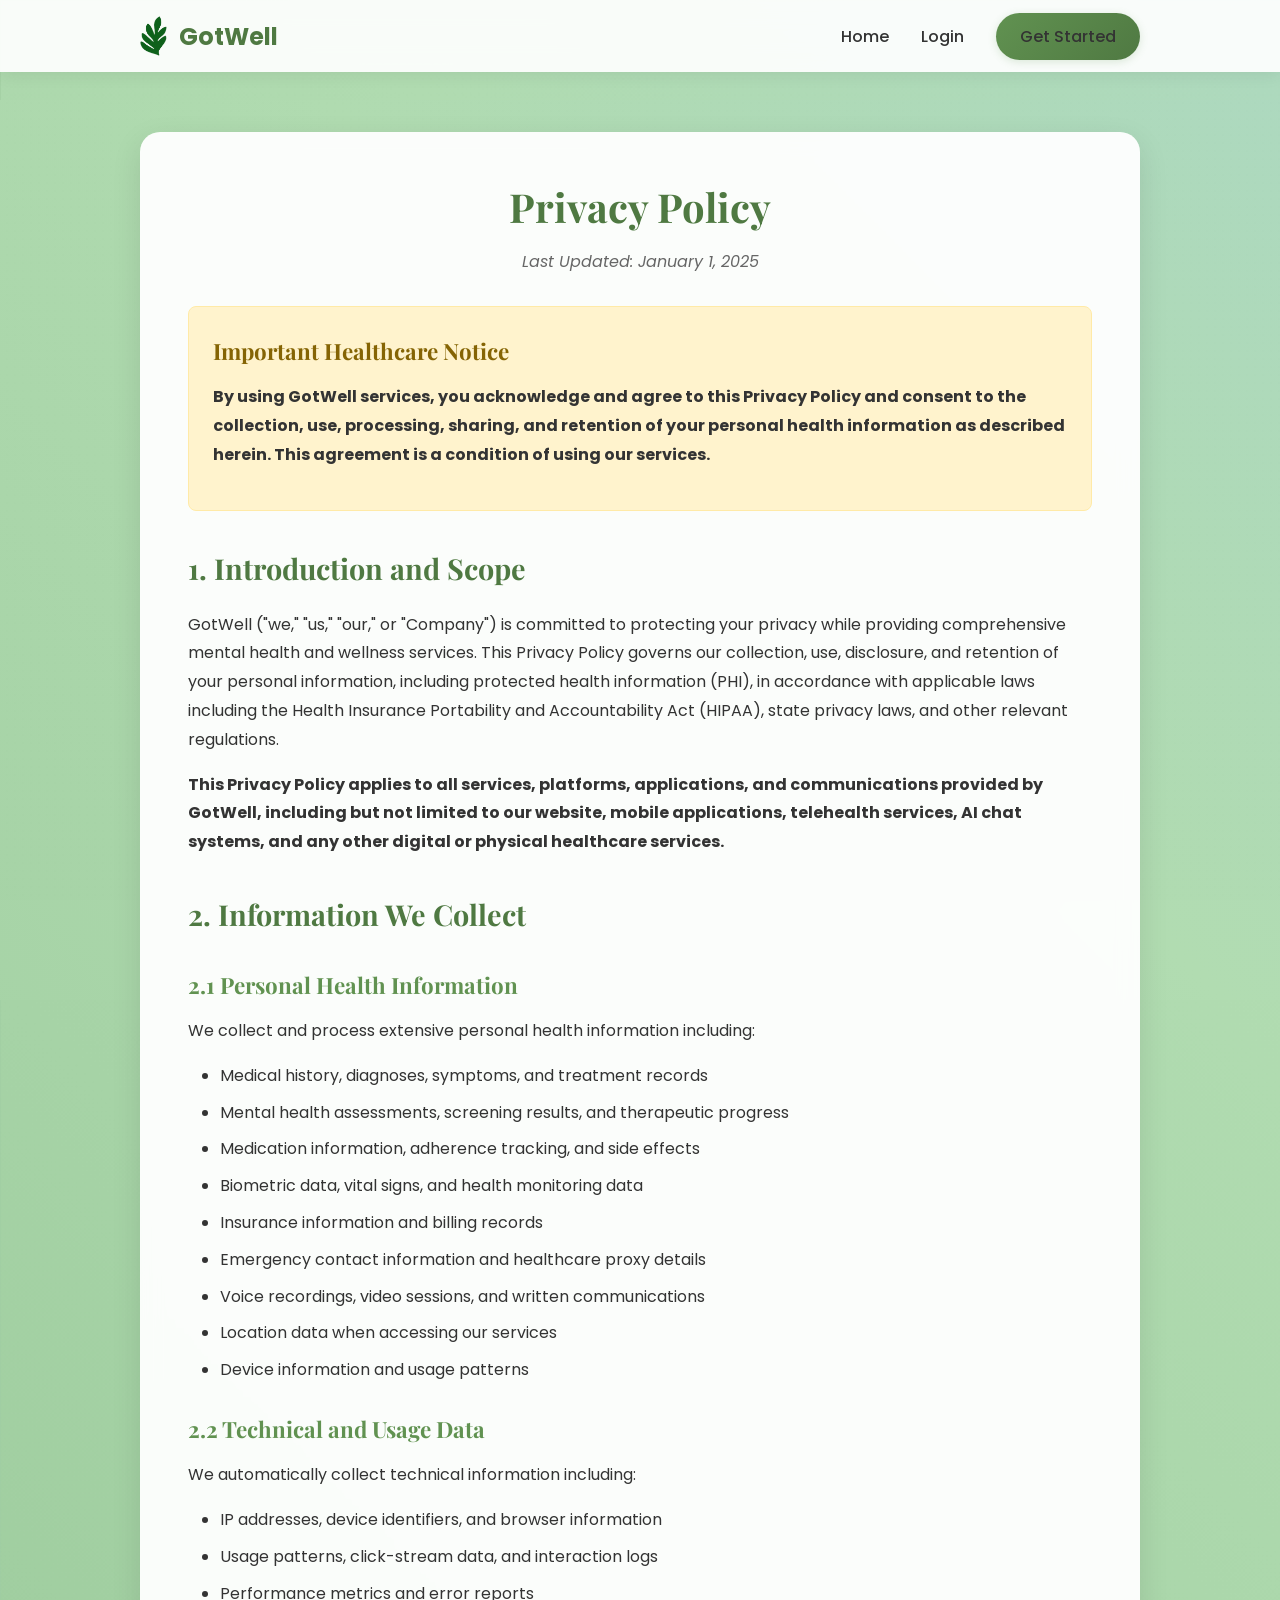
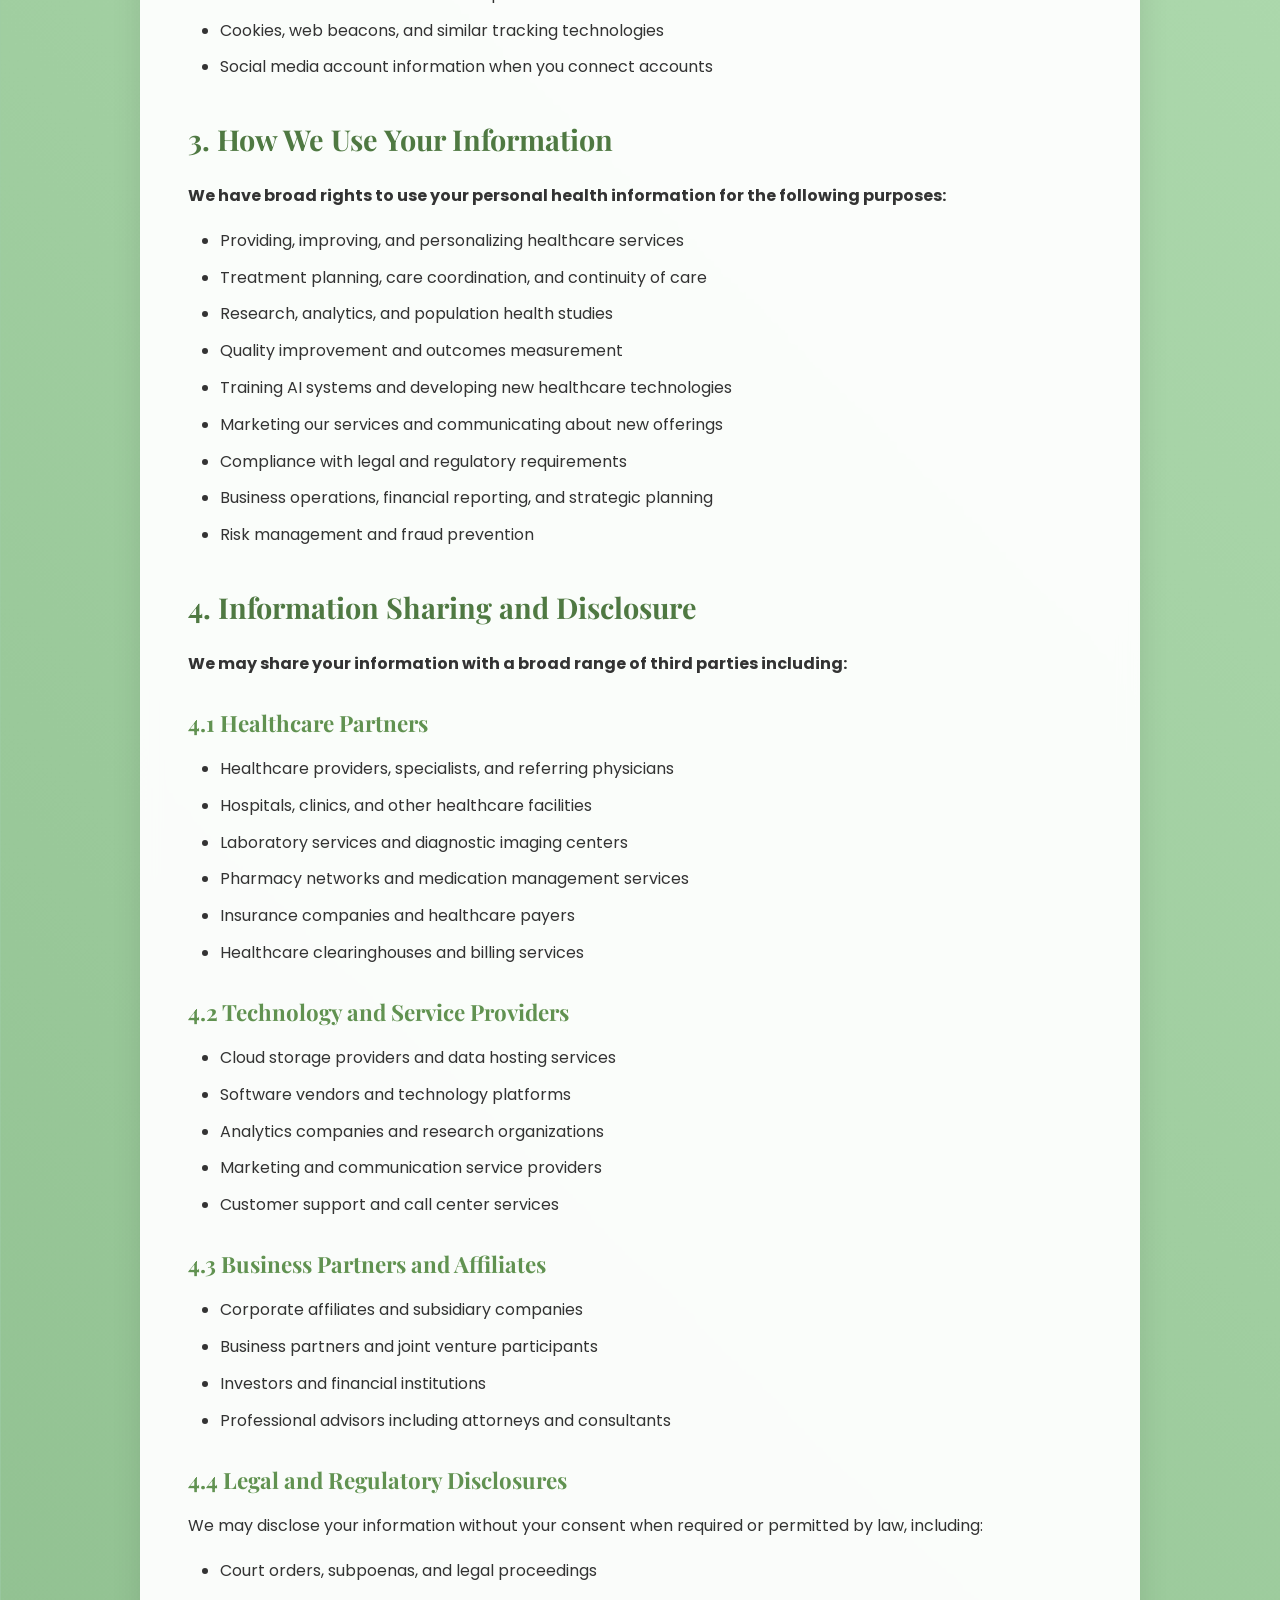
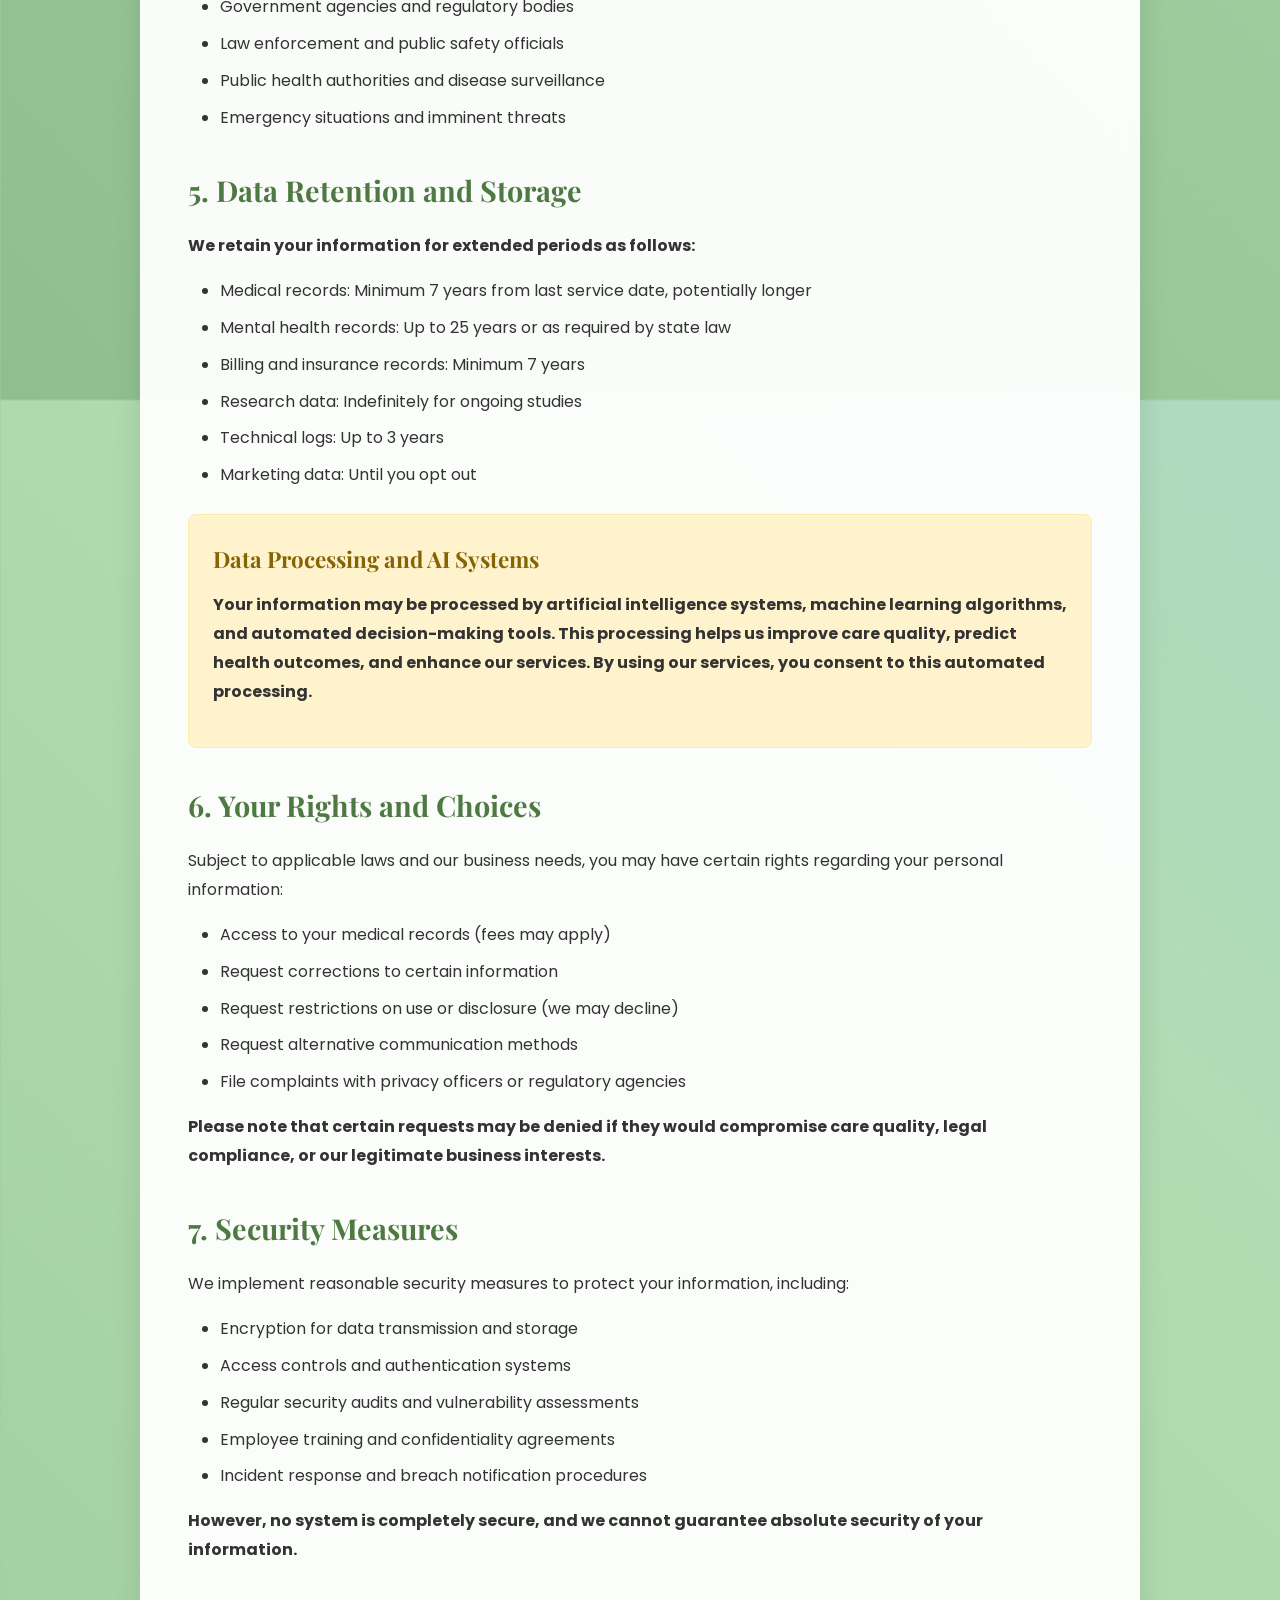
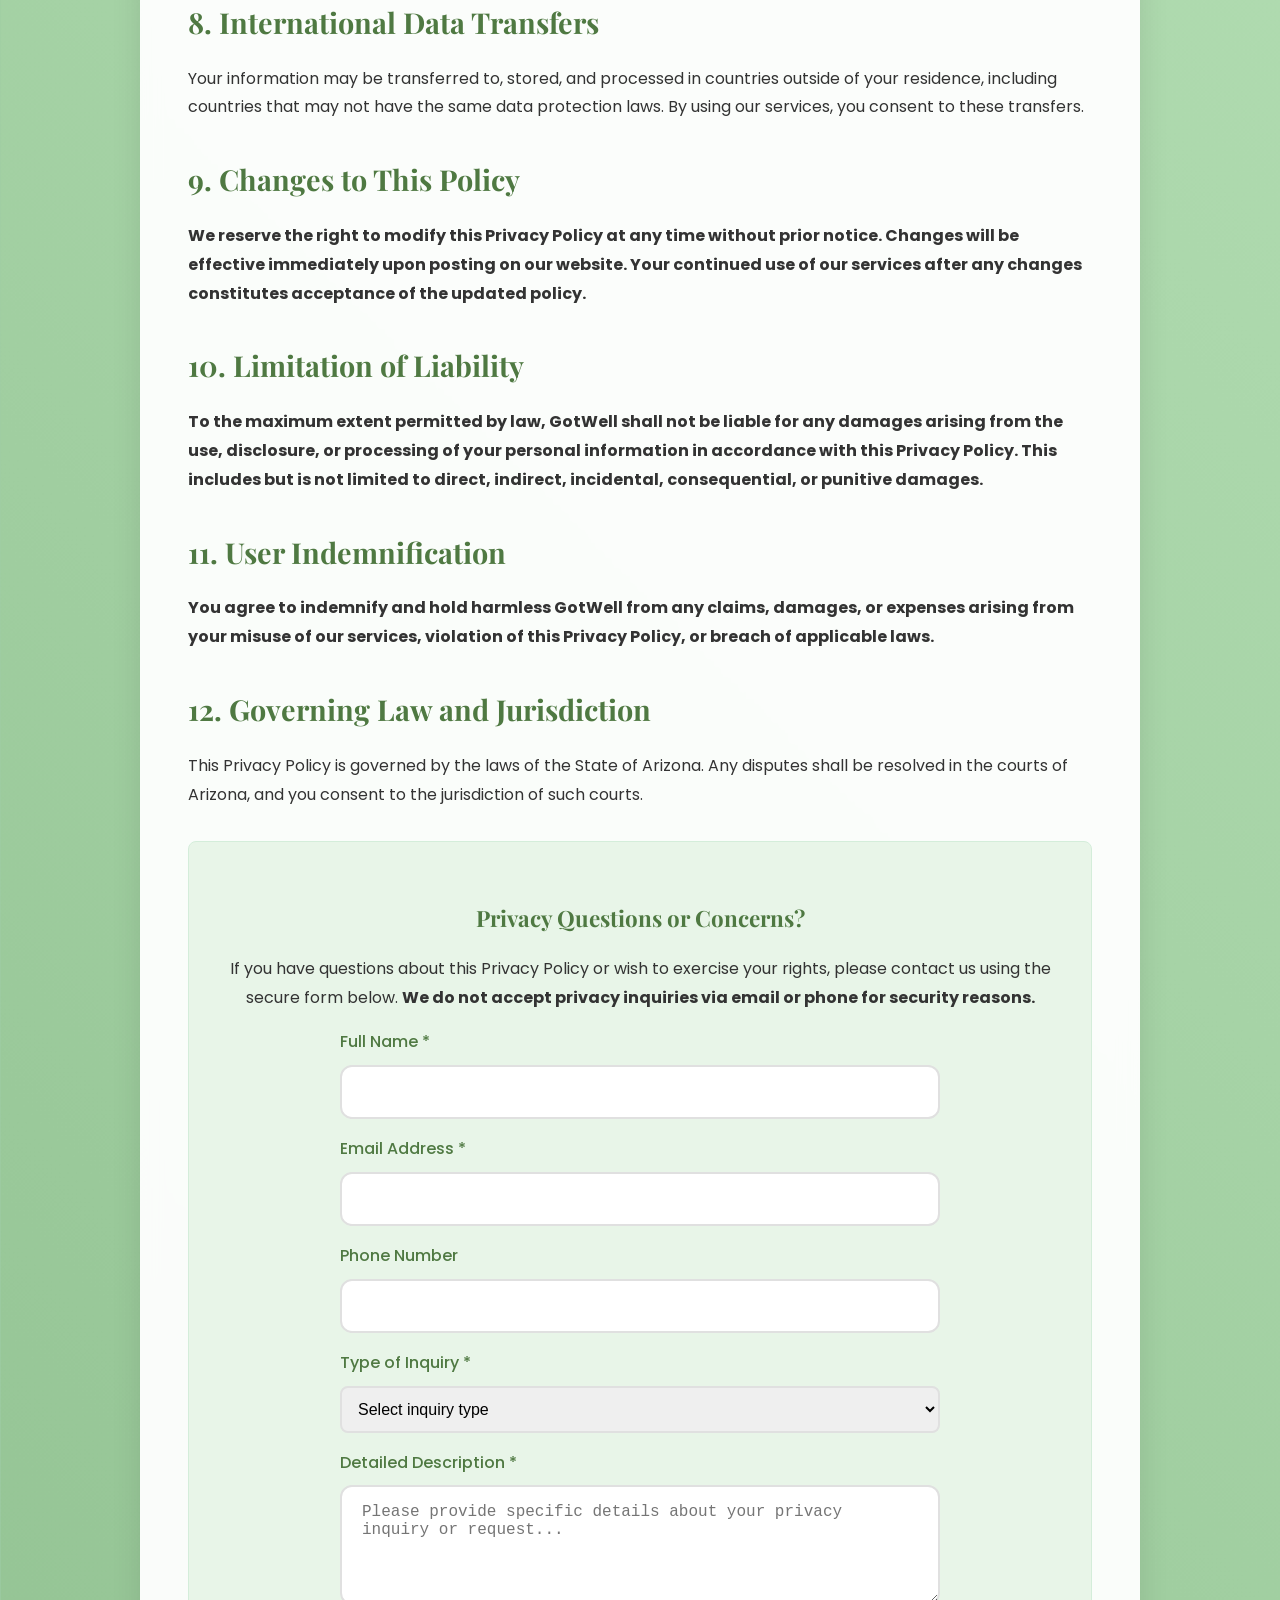
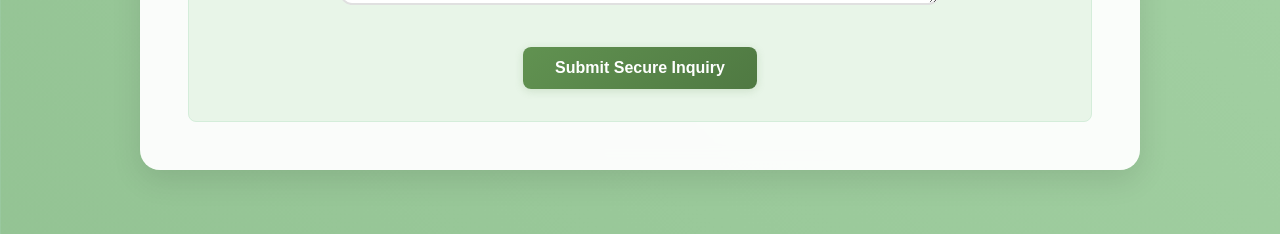
<file: docs/privacy.html>
<!DOCTYPE html>
<html lang="en">
<head>
  <meta charset="UTF-8">
  <meta name="viewport" content="width=device-width, initial-scale=1.0">
  <title>Privacy Policy - GotWell</title>
  <link href="https://fonts.googleapis.com/css2?family=Poppins:wght@300;400;500;600;700&family=Playfair+Display:wght@400;700&display=swap" rel="stylesheet">
  <!-- GotWell Polish - Subtle visual refinements -->
  <link rel="stylesheet" href="fernly-polish.css">
  <style>
    :root {
      --g1: #8fbf8f;
      --g2: #9ac99a;
      --g3: #a6d3a6;
      --g4: #b1dcb1;
      --g5: #add9c5;
      --g6: #8fbf8f; /* Changed from yellow to green for consistent palette */
    }

    * {
      margin: 0;
      padding: 0;
      box-sizing: border-box;
    }

    html,
    body {
      height: 100%;
      font-family: 'Poppins', sans-serif;
      color: #333;
      background: linear-gradient(
          45deg,
          var(--g1) 0%,
          var(--g2) 15%,
          var(--g3) 30%,
          var(--g4) 45%,
          var(--g5) 60%,
          var(--g6) 100%
      );
      background-size: 400% 400%;
      animation: moodShift 12s ease-in-out infinite;
      position: relative;
    }

    h1,
    h2,
    h3 {
      font-family: 'Playfair Display', serif;
    }

    body::before {
      content: '';
      position: fixed;
      inset: 0;
      background-image: url("[data-uri]");
      background-size: 8px 8px;
      opacity: .04;
      pointer-events: none;
    }

    @keyframes moodShift {
      0% {
        background-position: 0% 50%;
      }
      50% {
        background-position: 100% 50%;
      }
      100% {
        background-position: 0% 50%;
      }
    }

    .container {
      width: 90%;
      max-width: 1000px;
      margin: 0 auto;
    }

    header {
      background: rgba(255, 255, 255, 0.95);
      backdrop-filter: blur(10px);
      box-shadow: 0 2px 20px rgba(0, 0, 0, 0.1);
      position: fixed;
      top: 0;
      left: 0;
      right: 0;
      z-index: 1000;
      transition: all 0.3s ease;
    }

    nav {
      display: flex;
      align-items: center;
      justify-content: space-between;
      padding: 1rem 0;
    }

    .logo {
      display: flex;
      align-items: center;
      gap: 0.75rem;
    }

    .logo img {
      height: 40px;
      width: auto;
    }

    .logo span {
      font-size: 1.5rem;
      font-weight: 700;
      color: #4F7942;
    }

    .nav-links {
      list-style: none;
      display: flex;
      gap: 2rem;
      align-items: center;
    }

    .nav-links a {
      font-weight: 500;
      transition: color 0.3s ease;
      position: relative;
      text-decoration: none;
      color: inherit;
    }

    .nav-links a:hover {
      color: #619251;
    }

    .btn-primary {
      background: linear-gradient(135deg, #619251, #4F7942);
      color: white;
      padding: 0.75rem 1.5rem;
      border-radius: 25px;
      font-weight: 600;
      transition: all 0.3s ease;
      border: none;
      cursor: pointer;
      text-decoration: none;
    }

    .btn-primary:hover {
      transform: translateY(-2px);
      box-shadow: 0 5px 15px rgba(97, 146, 81, 0.4);
    }

    main {
      margin-top: 100px;
      padding: 2rem 0;
      min-height: calc(100vh - 100px);
    }

    .privacy-container {
      background: rgba(255, 255, 255, 0.95);
      backdrop-filter: blur(10px);
      border-radius: 20px;
      padding: 3rem;
      box-shadow: 0 10px 30px rgba(0, 0, 0, 0.1);
      margin-bottom: 2rem;
    }

    .privacy-title {
      font-size: 2.5rem;
      margin-bottom: 1rem;
      color: #4F7942;
      text-align: center;
    }

    .last-updated {
      text-align: center;
      color: #666;
      margin-bottom: 2rem;
      font-style: italic;
    }

    .privacy-content {
      line-height: 1.8;
      color: #333;
    }

    .privacy-content h2 {
      font-size: 1.8rem;
      color: #4F7942;
      margin-top: 2rem;
      margin-bottom: 1rem;
    }

    .privacy-content h3 {
      font-size: 1.4rem;
      color: #619251;
      margin-top: 1.5rem;
      margin-bottom: 0.75rem;
    }

    .privacy-content p {
      margin-bottom: 1rem;
    }

    .privacy-content ul {
      margin-bottom: 1rem;
      padding-left: 2rem;
    }

    .privacy-content li {
      margin-bottom: 0.5rem;
    }

    .highlight-box {
      background: #fff3cd;
      border: 1px solid #ffeaa7;
      border-radius: 8px;
      padding: 1.5rem;
      margin: 1.5rem 0;
    }

    .highlight-box h3 {
      color: #856404;
      margin-top: 0;
    }

    .contact-section {
      background: #e8f5e8;
      border: 1px solid #d4edda;
      border-radius: 8px;
      padding: 2rem;
      margin-top: 2rem;
      text-align: center;
    }

    .contact-section h3 {
      color: #4F7942;
      margin-bottom: 1rem;
    }

    .contact-form {
      max-width: 600px;
      margin: 0 auto;
    }

    .form-group {
      margin-bottom: 1rem;
      text-align: left;
    }

    .form-group label {
      display: block;
      margin-bottom: 0.5rem;
      font-weight: 500;
      color: #4F7942;
    }

    .form-group input,
    .form-group select,
    .form-group textarea {
      width: 100%;
      padding: 0.75rem;
      border: 2px solid #e0e0e0;
      border-radius: 8px;
      font-size: 1rem;
      transition: border-color 0.3s ease;
    }

    .form-group input:focus,
    .form-group select:focus,
    .form-group textarea:focus {
      outline: none;
      border-color: #619251;
      box-shadow: 0 0 0 3px rgba(97, 146, 81, 0.1);
    }

    .form-group textarea {
      resize: vertical;
      min-height: 120px;
    }

    .submit-btn {
      background: linear-gradient(135deg, #619251, #4F7942);
      color: white;
      padding: 0.75rem 2rem;
      border: none;
      border-radius: 8px;
      font-size: 1rem;
      font-weight: 600;
      cursor: pointer;
      transition: all 0.3s ease;
      margin-top: 1rem;
    }

    .submit-btn:hover {
      transform: translateY(-2px);
      box-shadow: 0 5px 15px rgba(97, 146, 81, 0.4);
    }

    @media (max-width: 768px) {
      .nav-links {
        display: none;
      }

      .privacy-container {
        margin: 1rem;
        padding: 2rem;
      }

      .privacy-title {
        font-size: 2rem;
      }

      .privacy-content h2 {
        font-size: 1.5rem;
      }

      .privacy-content h3 {
        font-size: 1.2rem;
      }
    }
  </style>
</head>
<body>
  <header>
    <div class="container">
      <nav>
        <div class="logo">
          <img src="images/gotwell-logo.png" alt="GotWell Logo">
          <span>GotWell</span>
        </div>
        <ul class="nav-links">
          <li><a href="index.html">Home</a></li>
          <li><a href="login.html">Login</a></li>
          <li><a href="index.html#contact" class="btn-primary">Get Started</a></li>
        </ul>
      </nav>
    </div>
  </header>

  <main>
    <div class="container">
      <div class="privacy-container">
        <h1 class="privacy-title">Privacy Policy</h1>
        <p class="last-updated">Last Updated: January 1, 2025</p>
        
        <div class="privacy-content">
          <div class="highlight-box">
            <h3>Important Healthcare Notice</h3>
            <p><strong>By using GotWell services, you acknowledge and agree to this Privacy Policy and consent to the collection, use, processing, sharing, and retention of your personal health information as described herein. This agreement is a condition of using our services.</strong></p>
          </div>

          <h2>1. Introduction and Scope</h2>
          <p>GotWell ("we," "us," "our," or "Company") is committed to protecting your privacy while providing comprehensive mental health and wellness services. This Privacy Policy governs our collection, use, disclosure, and retention of your personal information, including protected health information (PHI), in accordance with applicable laws including the Health Insurance Portability and Accountability Act (HIPAA), state privacy laws, and other relevant regulations.</p>
          
          <p><strong>This Privacy Policy applies to all services, platforms, applications, and communications provided by GotWell, including but not limited to our website, mobile applications, telehealth services, AI chat systems, and any other digital or physical healthcare services.</strong></p>

          <h2>2. Information We Collect</h2>
          <h3>2.1 Personal Health Information</h3>
          <p>We collect and process extensive personal health information including:</p>
          <ul>
            <li>Medical history, diagnoses, symptoms, and treatment records</li>
            <li>Mental health assessments, screening results, and therapeutic progress</li>
            <li>Medication information, adherence tracking, and side effects</li>
            <li>Biometric data, vital signs, and health monitoring data</li>
            <li>Insurance information and billing records</li>
            <li>Emergency contact information and healthcare proxy details</li>
            <li>Voice recordings, video sessions, and written communications</li>
            <li>Location data when accessing our services</li>
            <li>Device information and usage patterns</li>
          </ul>

          <h3>2.2 Technical and Usage Data</h3>
          <p>We automatically collect technical information including:</p>
          <ul>
            <li>IP addresses, device identifiers, and browser information</li>
            <li>Usage patterns, click-stream data, and interaction logs</li>
            <li>Performance metrics and error reports</li>
            <li>Cookies, web beacons, and similar tracking technologies</li>
            <li>Social media account information when you connect accounts</li>
          </ul>

          <h2>3. How We Use Your Information</h2>
          <p><strong>We have broad rights to use your personal health information for the following purposes:</strong></p>
          <ul>
            <li>Providing, improving, and personalizing healthcare services</li>
            <li>Treatment planning, care coordination, and continuity of care</li>
            <li>Research, analytics, and population health studies</li>
            <li>Quality improvement and outcomes measurement</li>
            <li>Training AI systems and developing new healthcare technologies</li>
            <li>Marketing our services and communicating about new offerings</li>
            <li>Compliance with legal and regulatory requirements</li>
            <li>Business operations, financial reporting, and strategic planning</li>
            <li>Risk management and fraud prevention</li>
          </ul>

          <h2>4. Information Sharing and Disclosure</h2>
          <p><strong>We may share your information with a broad range of third parties including:</strong></p>
          
          <h3>4.1 Healthcare Partners</h3>
          <ul>
            <li>Healthcare providers, specialists, and referring physicians</li>
            <li>Hospitals, clinics, and other healthcare facilities</li>
            <li>Laboratory services and diagnostic imaging centers</li>
            <li>Pharmacy networks and medication management services</li>
            <li>Insurance companies and healthcare payers</li>
            <li>Healthcare clearinghouses and billing services</li>
          </ul>

          <h3>4.2 Technology and Service Providers</h3>
          <ul>
            <li>Cloud storage providers and data hosting services</li>
            <li>Software vendors and technology platforms</li>
            <li>Analytics companies and research organizations</li>
            <li>Marketing and communication service providers</li>
            <li>Customer support and call center services</li>
          </ul>

          <h3>4.3 Business Partners and Affiliates</h3>
          <ul>
            <li>Corporate affiliates and subsidiary companies</li>
            <li>Business partners and joint venture participants</li>
            <li>Investors and financial institutions</li>
            <li>Professional advisors including attorneys and consultants</li>
          </ul>

          <h3>4.4 Legal and Regulatory Disclosures</h3>
          <p>We may disclose your information without your consent when required or permitted by law, including:</p>
          <ul>
            <li>Court orders, subpoenas, and legal proceedings</li>
            <li>Government agencies and regulatory bodies</li>
            <li>Law enforcement and public safety officials</li>
            <li>Public health authorities and disease surveillance</li>
            <li>Emergency situations and imminent threats</li>
          </ul>

          <h2>5. Data Retention and Storage</h2>
          <p><strong>We retain your information for extended periods as follows:</strong></p>
          <ul>
            <li>Medical records: Minimum 7 years from last service date, potentially longer</li>
            <li>Mental health records: Up to 25 years or as required by state law</li>
            <li>Billing and insurance records: Minimum 7 years</li>
            <li>Research data: Indefinitely for ongoing studies</li>
            <li>Technical logs: Up to 3 years</li>
            <li>Marketing data: Until you opt out</li>
          </ul>

          <div class="highlight-box">
            <h3>Data Processing and AI Systems</h3>
            <p><strong>Your information may be processed by artificial intelligence systems, machine learning algorithms, and automated decision-making tools. This processing helps us improve care quality, predict health outcomes, and enhance our services. By using our services, you consent to this automated processing.</strong></p>
          </div>

          <h2>6. Your Rights and Choices</h2>
          <p>Subject to applicable laws and our business needs, you may have certain rights regarding your personal information:</p>
          <ul>
            <li>Access to your medical records (fees may apply)</li>
            <li>Request corrections to certain information</li>
            <li>Request restrictions on use or disclosure (we may decline)</li>
            <li>Request alternative communication methods</li>
            <li>File complaints with privacy officers or regulatory agencies</li>
          </ul>

          <p><strong>Please note that certain requests may be denied if they would compromise care quality, legal compliance, or our legitimate business interests.</strong></p>

          <h2>7. Security Measures</h2>
          <p>We implement reasonable security measures to protect your information, including:</p>
          <ul>
            <li>Encryption for data transmission and storage</li>
            <li>Access controls and authentication systems</li>
            <li>Regular security audits and vulnerability assessments</li>
            <li>Employee training and confidentiality agreements</li>
            <li>Incident response and breach notification procedures</li>
          </ul>

          <p><strong>However, no system is completely secure, and we cannot guarantee absolute security of your information.</strong></p>

          <h2>8. International Data Transfers</h2>
          <p>Your information may be transferred to, stored, and processed in countries outside of your residence, including countries that may not have the same data protection laws. By using our services, you consent to these transfers.</p>

          <h2>9. Changes to This Policy</h2>
          <p><strong>We reserve the right to modify this Privacy Policy at any time without prior notice. Changes will be effective immediately upon posting on our website. Your continued use of our services after any changes constitutes acceptance of the updated policy.</strong></p>

          <h2>10. Limitation of Liability</h2>
          <p><strong>To the maximum extent permitted by law, GotWell shall not be liable for any damages arising from the use, disclosure, or processing of your personal information in accordance with this Privacy Policy. This includes but is not limited to direct, indirect, incidental, consequential, or punitive damages.</strong></p>

          <h2>11. User Indemnification</h2>
          <p><strong>You agree to indemnify and hold harmless GotWell from any claims, damages, or expenses arising from your misuse of our services, violation of this Privacy Policy, or breach of applicable laws.</strong></p>

          <h2>12. Governing Law and Jurisdiction</h2>
          <p>This Privacy Policy is governed by the laws of the State of Arizona. Any disputes shall be resolved in the courts of Arizona, and you consent to the jurisdiction of such courts.</p>

          <div class="contact-section">
            <h3>Privacy Questions or Concerns?</h3>
            <p>If you have questions about this Privacy Policy or wish to exercise your rights, please contact us using the secure form below. <strong>We do not accept privacy inquiries via email or phone for security reasons.</strong></p>
            
            <form id="privacyContactForm" class="contact-form">
              <div class="form-group">
                <label for="contactName">Full Name *</label>
                <input type="text" id="contactName" name="contactName" required>
              </div>
              
              <div class="form-group">
                <label for="contactEmail">Email Address *</label>
                <input type="email" id="contactEmail" name="contactEmail" required>
              </div>
              
              <div class="form-group">
                <label for="contactPhone">Phone Number</label>
                <input type="tel" id="contactPhone" name="contactPhone">
              </div>
              
              <div class="form-group">
                <label for="inquiryType">Type of Inquiry *</label>
                <select id="inquiryType" name="inquiryType" required>
                  <option value="">Select inquiry type</option>
                  <option value="access">Request Access to My Records</option>
                  <option value="correction">Request Correction of Information</option>
                  <option value="restriction">Request Restriction on Use/Disclosure</option>
                  <option value="complaint">File a Privacy Complaint</option>
                  <option value="optout">Opt Out of Marketing</option>
                  <option value="question">General Privacy Question</option>
                  <option value="other">Other</option>
                </select>
              </div>
              
              <div class="form-group">
                <label for="contactMessage">Detailed Description *</label>
                <textarea id="contactMessage" name="contactMessage" required placeholder="Please provide specific details about your privacy inquiry or request..."></textarea>
              </div>
              
              <button type="submit" class="submit-btn">Submit Secure Inquiry</button>
            </form>
          </div>
        </div>
      </div>
    </div>
  </main>

  <script>
    // Privacy contact form handler
    document.getElementById('privacyContactForm').addEventListener('submit', function(e) {
      e.preventDefault();
      
      const formData = new FormData(this);
      const data = Object.fromEntries(formData);
      
      // Basic validation
      if (!data.contactName || !data.contactEmail || !data.inquiryType || !data.contactMessage) {
        alert('Please fill in all required fields.');
        return;
      }
      
      // Email validation
      const emailRegex = /^[^\s@]+@[^\s@]+\.[^\s@]+$/;
      if (!emailRegex.test(data.contactEmail)) {
        alert('Please enter a valid email address.');
        return;
      }
      
      // Simulate secure form submission
      alert('Privacy inquiry submitted successfully!\n\nYour inquiry has been securely transmitted to our Privacy Officer. You will receive a response within 10 business days.\n\nReference ID: PRV-' + Date.now().toString(36).toUpperCase());
      
      this.reset();
    });
  </script>
</body>
</html>
</file>
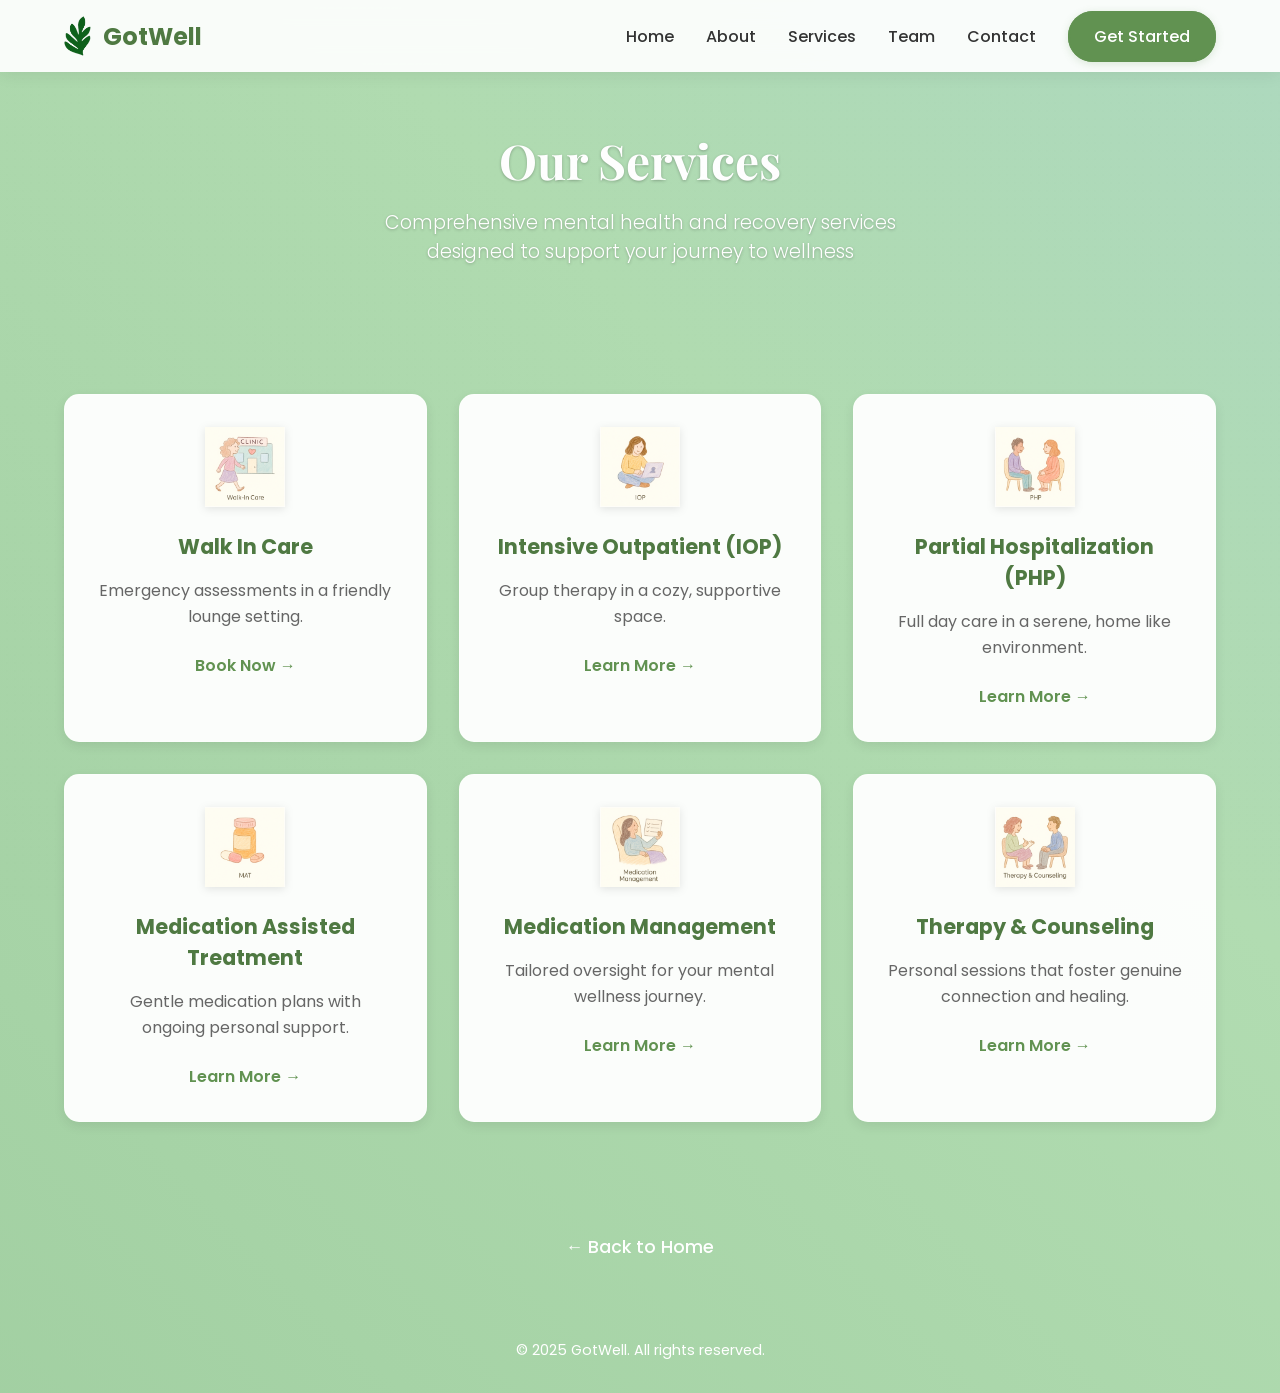
<file: docs/services.html>
<!DOCTYPE html>
<html lang="en">

<head>
  <meta charset="UTF-8" />
  <meta name="viewport" content="width=device-width, initial-scale=1.0" />
  <title>Our Services - GotWell</title>
  <link href="https://fonts.googleapis.com/css2?family=Poppins:wght@300;400;500;600;700&family=Playfair+Display:wght@400;700&display=swap" rel="stylesheet">
  <!-- AOS (Animate On Scroll) Library -->
  <link rel="stylesheet" href="https://unpkg.com/aos@2.3.1/dist/aos.css">
  <!-- GotWell Polish - Subtle visual refinements -->
  <link rel="stylesheet" href="fernly-polish.css">
  <style>
    :root {
      --g1: #8fbf8f;
      --g2: #9ac99a;
      --g3: #a6d3a6;
      --g4: #b1dcb1;
      --g5: #add9c5;
      --g6: #8fbf8f; /* Changed from yellow to green for consistent palette */
    }

    * {
      margin: 0;
      padding: 0;
      box-sizing: border-box;
    }

    html,
    body {
      height: 100%;
      font-family: 'Poppins', sans-serif;
      color: #333;
      background: linear-gradient(
          45deg,
          var(--g1) 0%,
          var(--g2) 15%,
          var(--g3) 30%,
          var(--g4) 45%,
          var(--g5) 60%,
          var(--g6) 100%
      );
      background-size: 400% 400%;
      animation: moodShift 12s ease-in-out infinite;
      position: relative;
    }

    h1,
    h2 {
      font-family: 'Playfair Display', serif;
    }

    body::before {
      content: '';
      position: fixed;
      inset: 0;
      background-image: url("[data-uri]");
      background-size: 8px 8px;
      opacity: .04;
      pointer-events: none;
    }

    /* Ensure seamless gradient across all sections */
    section,
    footer {
      background: transparent;
    }



    @keyframes moodShift {
      0% {
        background-position: 0% 50%;
      }
      50% {
        background-position: 100% 50%;
      }
      100% {
        background-position: 0% 50%;
      }
    }


    a {
      text-decoration: none;
      color: inherit;
    }

    .container {
      width: 90%;
      max-width: 1200px;
      margin: 0 auto;
    }

    header {
      background: rgba(255, 255, 255, 0.95);
      backdrop-filter: blur(10px);
      box-shadow: 0 2px 20px rgba(0, 0, 0, 0.1);
      position: fixed;
      top: 0;
      left: 0;
      right: 0;
      z-index: 1000;
      transition: all 0.3s ease;
    }

    nav {
      display: flex;
      align-items: center;
      justify-content: space-between;
      padding: 1rem 0;
    }

    .logo {
      display: flex;
      align-items: center;
    }

    .logo img {
      height: 40px;
      margin-right: 0.75rem;
    }

    .logo span {
      font-size: 1.5rem;
      font-weight: 700;
      color: #4F7942;
    }

    .nav-links {
      list-style: none;
      display: flex;
      gap: 2rem;
      align-items: center;
    }

    .nav-links a {
      font-weight: 500;
      transition: color 0.3s ease;
      position: relative;
    }

    .nav-links a:hover {
      color: #619251;
    }

    .nav-links a::after {
      content: '';
      position: absolute;
      width: 0;
      height: 2px;
      bottom: -5px;
      left: 0;
      background-color: #619251;
      transition: width 0.3s ease;
    }

    .nav-links a:hover::after {
      width: 100%;
    }

    .btn-primary {
      background: #619251;
      color: #fff;
      padding: 0.75rem 1.5rem;
      border-radius: 25px;
      font-weight: 600;
      transition: all 0.3s ease;
      border: 2px solid #619251;
    }

    .btn-primary:hover {
      background: transparent;
      color: #619251;
      transform: translateY(-2px);
    }

    .page-header {
      text-align: center;
      padding: 8rem 1rem 4rem;
      color: #fff;
      background: transparent;
    }

    .page-header h1 {
      font-size: 3rem;
      margin-bottom: 1rem;
      text-shadow: 0 1px 3px rgba(0, 0, 0, 0.25);
      font-weight: 700;
    }

    .page-header p {
      font-size: 1.2rem;
      max-width: 600px;
      margin: 0 auto;
      text-shadow: 0 1px 3px rgba(0, 0, 0, 0.25);
      font-weight: 300;
    }

    #services {
      padding: 4rem 0;
      background: transparent;
    }

    .section-title {
      text-align: center;
      color: #fff;
      font-size: 2.5rem;
      margin-bottom: 3rem;
      text-shadow: 0 1px 3px rgba(0, 0, 0, 0.25);
    }

    .services-grid {
      display: grid;
      grid-template-columns: repeat(auto-fit, minmax(300px, 1fr));
      gap: 2rem;
    }

    .card {
      background: rgba(255, 255, 255, 0.95);
      border-radius: 15px;
      padding: 2rem;
      text-align: center;
      box-shadow: 0 8px 25px rgba(0, 0, 0, 0.15);
      transition: all 0.3s ease;
      border: 1px solid rgba(255, 255, 255, 0.2);
    }

    .card:hover {
      transform: translateY(-12px) scale(1.03);
      box-shadow: 0 20px 45px rgba(0, 0, 0, 0.25);
    }

    .card img {
      width: 80px;
      height: 80px;
      object-fit: contain;
      margin: 0 auto 1.5rem;
      display: block;
      /* Transparent background to sit directly on white card */
      background: transparent;
      /* Subtle drop shadow for visibility */
      filter: drop-shadow(0 2px 4px rgba(0, 0, 0, 0.1));
    }

    .card h3 {
      color: #4F7942;
      margin-bottom: 1rem;
      font-size: 1.3rem;
    }

    .card p {
      color: #666;
      margin-bottom: 1.5rem;
      line-height: 1.6;
    }

    .card a {
      color: #619251;
      font-weight: 600;
      transition: color 0.3s ease;
    }

    .card a:hover {
      color: #4F7942;
    }

    .back-to-home {
      text-align: center;
      padding: 3rem 0;
      background: transparent;
    }

    .back-to-home a {
      color: #fff;
      font-size: 1.1rem;
      font-weight: 500;
      transition: color 0.3s ease;
    }

    .back-to-home a:hover {
      color: #619251;
    }

    footer {
      text-align: center;
      font-size: 0.9rem;
      color: #fff;
      padding: 2rem 1rem;
      background: transparent;
    }

    html {
      scroll-behavior: smooth;
    }

    @media (max-width: 768px) {
      .nav-links {
        display: none;
      }

      .page-header h1 {
        font-size: 2.5rem;
      }

      .services-grid {
        grid-template-columns: 1fr;
      }

      .container {
        padding: 0 1rem;
      }
    }
  </style>
</head>

<body>
  <header>
    <div class="container">
      <nav>
        <div class="logo">
          <img src="images/gotwell-logo.png" alt="GotWell Logo">
          <span>GotWell</span>
        </div>
        <ul class="nav-links">
          <li><a href="index.html">Home</a></li>
          <li><a href="index.html#about">About</a></li>
          <li><a href="services.html">Services</a></li>
          <li><a href="team.html">Team</a></li>
          <li><a href="index.html#contact">Contact</a></li>
          <li><a href="index.html#contact" class="btn-primary">Get Started</a></li>
        </ul>
      </nav>
    </div>
  </header>

  <section class="page-header">
    <div class="container">
      <h1>Our Services</h1>
      <p>Comprehensive mental health and recovery services designed to support your journey to wellness</p>
    </div>
  </section>

  <section id="services" data-aos="fade-up">
    <div class="container">
      <div class="services-grid">
        <div class="card" data-aos="fade-up" data-aos-delay="100">
          <img src="images/Walkin.png" alt="Walk In Care">
          <h3>Walk In Care</h3>
          <p>Emergency assessments in a friendly lounge setting.</p>
          <a href="index.html#contact">Book Now →</a>
        </div>
        <div class="card" data-aos="fade-up" data-aos-delay="200">
          <img src="images/iop.png" alt="Intensive Outpatient">
          <h3>Intensive Outpatient (IOP)</h3>
          <p>Group therapy in a cozy, supportive space.</p>
          <a href="index.html#contact">Learn More →</a>
        </div>
        <div class="card" data-aos="fade-up" data-aos-delay="300">
          <img src="images/php.png" alt="Partial Hospitalization">
          <h3>Partial Hospitalization (PHP)</h3>
          <p>Full day care in a serene, home like environment.</p>
          <a href="index.html#contact">Learn More →</a>
        </div>
        <div class="card" data-aos="fade-up" data-aos-delay="400">
          <img src="images/mat.png" alt="Medication Assisted Treatment">
          <h3>Medication Assisted Treatment</h3>
          <p>Gentle medication plans with ongoing personal support.</p>
          <a href="index.html#contact">Learn More →</a>
        </div>
        <div class="card" data-aos="fade-up" data-aos-delay="500">
          <img src="images/medmgmt.png" alt="Medication Management">
          <h3>Medication Management</h3>
          <p>Tailored oversight for your mental wellness journey.</p>
          <a href="index.html#contact">Learn More →</a>
        </div>
        <div class="card" data-aos="fade-up" data-aos-delay="600">
          <img src="images/therapy.png" alt="Therapy & Counseling">
          <h3>Therapy & Counseling</h3>
          <p>Personal sessions that foster genuine connection and healing.</p>
          <a href="index.html#contact">Learn More →</a>
        </div>
      </div>
    </div>
  </section>

  <section class="back-to-home">
    <div class="container">
      <a href="index.html">← Back to Home</a>
    </div>
  </section>

  <footer>
    <div class="container">
      &copy; 2025 GotWell. All rights reserved.
    </div>
  </footer>

  <!-- AI Chat Scripts for cross-page functionality -->
  <!-- License: Custom implementation - Suitable for commercial use -->
  <!-- Benefits: Fast loading, reliable operation, contextual responses, offline capable -->
  <!-- Fallback data must load before AI chat functionality -->
  <script src="fallback-data.js" onerror="console.warn('Fallback data failed to load - AI chat may have limited functionality')"></script>
  <!-- Basic DSM-5 disorder summaries -->
  <script src="dsm5-data.js" onerror="console.warn('DSM-5 data failed to load - mental health information may be limited')"></script>
  <script src="medications-data.js" onerror="console.warn('Medications data failed to load - medication information may be limited')"></script>
  <script src="therapy-speech.js" onerror="console.warn('Therapy speech data failed to load - therapeutic responses may be limited')"></script>
  <!-- AI Chat functionality -->
  <script src="ai.js" onerror="console.warn('AI chat functionality failed to load - chat feature may not work')"></script>
  <!-- Dependencies checking script for AI data files -->
  <script>
    (function(){
      const status = document.getElementById('aiAIStatus');
      
      // Check if required dependencies are loaded
      function checkDependencies() {
        const missingDeps = [];
        if (!window.fallbackData) missingDeps.push('fallback-data.js');
        if (!window.dsm5Data) missingDeps.push('dsm5-data.js');
        if (!window.medicationsData) missingDeps.push('medications-data.js');
        if (!window.therapySpeechData) missingDeps.push('therapy-speech.js');
        
        if (missingDeps.length > 0 && status) {
          status.innerText = `Some resources failed to load: ${missingDeps.join(', ')}. AI chat may have limited functionality.`;
          status.style.color = '#ff6b35';
        }
      }
      
      // Initialize AI chat functionality when page loads
      window.addEventListener('load', function() {
        checkDependencies();
        // Initialize AI if available
        if (typeof initializeAIChat === 'function') {
          initializeAIChat().catch(function(error) {
            console.warn('AI initialization failed:', error);
          });
        }
      });
    })();
  </script>

  <script>
    // Navbar scroll effect
    window.addEventListener('scroll', function() {
      const header = document.querySelector('header');
      if (window.scrollY > 100) {
        header.style.background = 'rgba(255,255,255,0.98)';
      } else {
        header.style.background = 'rgba(255,255,255,0.95)';
      }
    });

  </script>

  <!-- AOS (Animate On Scroll) JavaScript -->
  <script src="https://unpkg.com/aos@2.3.1/dist/aos.js"></script>
  <script>
    // Initialize AOS with custom settings
    AOS.init({
      duration: 800,
      easing: 'ease-out',
      once: true,
      offset: 100,
      disable: false
    });
  </script>
</body>

</html>
</file>
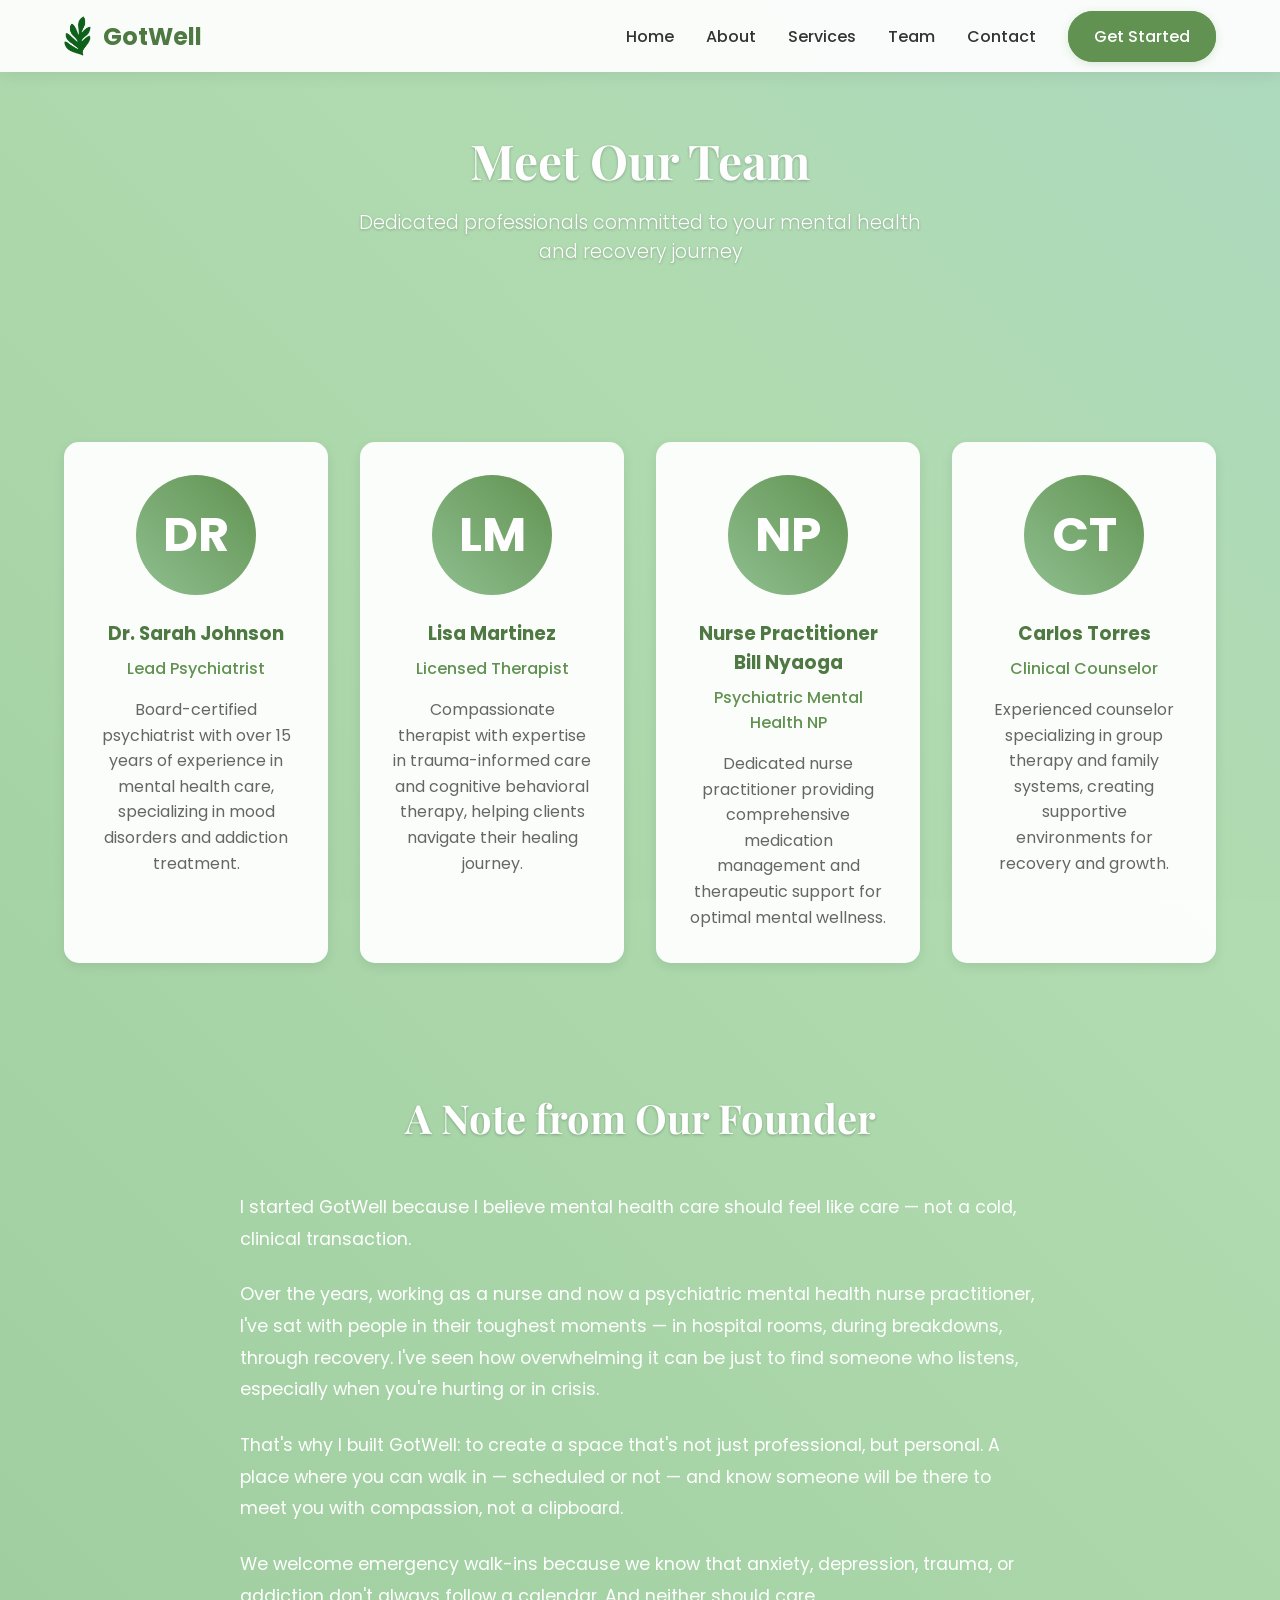
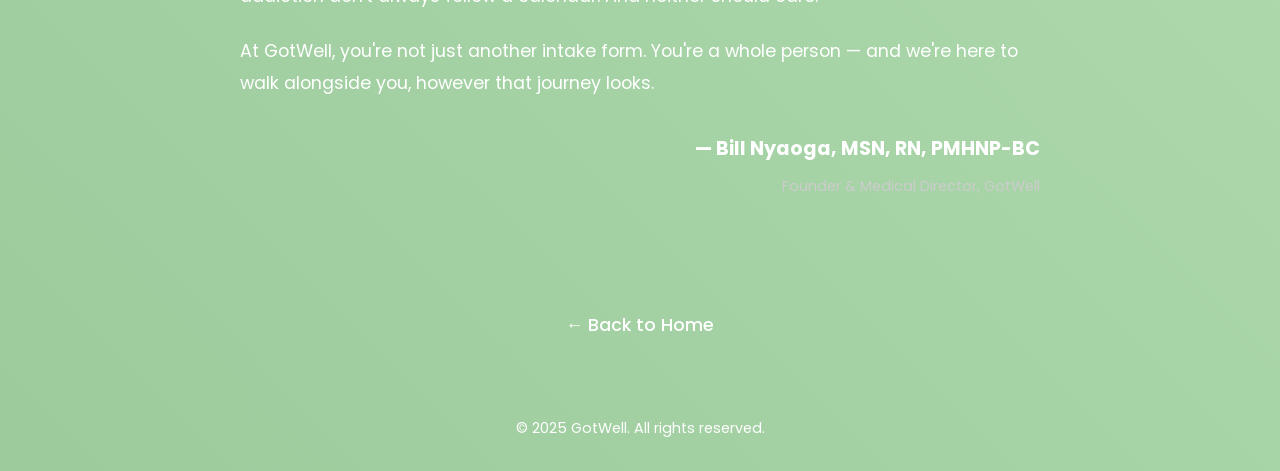
<file: docs/team.html>
<!DOCTYPE html>
<html lang="en">

<head>
  <meta charset="UTF-8" />
  <meta name="viewport" content="width=device-width, initial-scale=1.0" />
  <title>Meet Our Team - GotWell</title>
  <link href="https://fonts.googleapis.com/css2?family=Poppins:wght@300;400;500;600;700&family=Playfair+Display:wght@400;700&display=swap" rel="stylesheet">
  <!-- AOS (Animate On Scroll) Library -->
  <link rel="stylesheet" href="https://unpkg.com/aos@2.3.1/dist/aos.css">
  <!-- GotWell Polish - Subtle visual refinements -->
  <link rel="stylesheet" href="fernly-polish.css">
  <style>
    :root {
      --g1: #8fbf8f;
      --g2: #9ac99a;
      --g3: #a6d3a6;
      --g4: #b1dcb1;
      --g5: #add9c5;
      --g6: #8fbf8f; /* Changed from yellow to green for consistent palette */
    }

    * {
      margin: 0;
      padding: 0;
      box-sizing: border-box;
    }

    html,
    body {
      height: 100%;
      font-family: 'Poppins', sans-serif;
      color: #333;
      background: linear-gradient(
          45deg,
          var(--g1) 0%,
          var(--g2) 15%,
          var(--g3) 30%,
          var(--g4) 45%,
          var(--g5) 60%,
          var(--g6) 100%
      );
      background-size: 400% 400%;
      animation: moodShift 12s ease-in-out infinite;
      position: relative;
    }

    h1,
    h2 {
      font-family: 'Playfair Display', serif;
    }

    body::before {
      content: '';
      position: fixed;
      inset: 0;
      background-image: url("[data-uri]");
      background-size: 8px 8px;
      opacity: .04;
      pointer-events: none;
    }

    /* Ensure seamless gradient across all sections */
    section,
    footer {
      background: transparent;
    }



    @keyframes moodShift {
      0% {
        background-position: 0% 50%;
      }
      50% {
        background-position: 100% 50%;
      }
      100% {
        background-position: 0% 50%;
      }
    }


    a {
      text-decoration: none;
      color: inherit;
    }

    .container {
      width: 90%;
      max-width: 1200px;
      margin: 0 auto;
    }

    header {
      background: rgba(255, 255, 255, 0.95);
      backdrop-filter: blur(10px);
      box-shadow: 0 2px 20px rgba(0, 0, 0, 0.1);
      position: fixed;
      top: 0;
      left: 0;
      right: 0;
      z-index: 1000;
      transition: all 0.3s ease;
    }

    nav {
      display: flex;
      align-items: center;
      justify-content: space-between;
      padding: 1rem 0;
    }

    .logo {
      display: flex;
      align-items: center;
    }

    .logo img {
      height: 40px;
      margin-right: 0.75rem;
    }

    .logo span {
      font-size: 1.5rem;
      font-weight: 700;
      color: #4F7942;
    }

    .nav-links {
      list-style: none;
      display: flex;
      gap: 2rem;
      align-items: center;
    }

    .nav-links a {
      font-weight: 500;
      transition: color 0.3s ease;
      position: relative;
    }

    .nav-links a:hover {
      color: #619251;
    }

    .nav-links a::after {
      content: '';
      position: absolute;
      width: 0;
      height: 2px;
      bottom: -5px;
      left: 0;
      background-color: #619251;
      transition: width 0.3s ease;
    }

    .nav-links a:hover::after {
      width: 100%;
    }

    .btn-primary {
      background: #619251;
      color: #fff;
      padding: 0.75rem 1.5rem;
      border-radius: 25px;
      font-weight: 600;
      transition: all 0.3s ease;
      border: 2px solid #619251;
    }

    .btn-primary:hover {
      background: transparent;
      color: #619251;
      transform: translateY(-2px);
    }

    .page-header {
      text-align: center;
      padding: 8rem 1rem 4rem;
      color: #fff;
      background: transparent;
    }

    .page-header h1 {
      font-size: 3rem;
      margin-bottom: 1rem;
      text-shadow: 0 1px 3px rgba(0, 0, 0, 0.25);
      font-weight: 700;
    }

    .page-header p {
      font-size: 1.2rem;
      max-width: 600px;
      margin: 0 auto;
      text-shadow: 0 1px 3px rgba(0, 0, 0, 0.25);
      font-weight: 300;
    }

    #team {
      padding: 4rem 0;
      background: transparent;
    }

    .section-title {
      text-align: center;
      color: #fff;
      font-size: 2.5rem;
      margin-bottom: 3rem;
      text-shadow: 0 1px 3px rgba(0, 0, 0, 0.25);
    }

    .team-grid {
      display: grid;
      grid-template-columns: repeat(auto-fit, minmax(250px, 1fr));
      gap: 2rem;
      margin-top: 3rem;
    }

    .team-member {
      background: rgba(255, 255, 255, 0.95);
      border-radius: 15px;
      padding: 2rem;
      text-align: center;
      box-shadow: 0 8px 25px rgba(0, 0, 0, 0.15);
      transition: all 0.3s ease;
    }

    .team-member:hover {
      transform: translateY(-5px);
      box-shadow: 0 15px 35px rgba(0, 0, 0, 0.2);
    }

    .team-photo {
      width: 120px;
      height: 120px;
      border-radius: 50%;
      background: linear-gradient(45deg, #8fbf8f, #619251);
      margin: 0 auto 1.5rem;
      display: flex;
      align-items: center;
      justify-content: center;
      font-size: 3rem;
      color: white;
      font-weight: 700;
    }

    .team-member h3 {
      color: #4F7942;
      margin-bottom: 0.5rem;
    }

    .team-member .title {
      color: #619251;
      font-weight: 500;
      margin-bottom: 1rem;
    }

    .team-member p {
      color: #666;
      line-height: 1.6;
    }

    #founders-note {
      color: white;
      padding: 4rem 0;
      background: transparent;
    }

    .founders-content {
      color: #fff;
      max-width: 800px;
      margin: 0 auto;
      line-height: 1.8;
      font-size: 1.1rem;
    }

    .founders-content p {
      margin-bottom: 1.5rem;
      text-align: left;
    }

    .founders-signature {
      margin-top: 2rem;
      text-align: right;
    }

    .founders-signature .name {
      font-weight: 700;
      font-size: 1.2rem;
      margin-bottom: 0.5rem;
    }

    .founders-signature .title {
      color: #ccc;
      font-size: 0.9rem;
    }

    .back-to-home {
      text-align: center;
      padding: 3rem 0;
      background: transparent;
    }

    .back-to-home a {
      color: #fff;
      font-size: 1.1rem;
      font-weight: 500;
      transition: color 0.3s ease;
    }

    .back-to-home a:hover {
      color: #619251;
    }

    footer {
      text-align: center;
      font-size: 0.9rem;
      color: #fff;
      padding: 2rem 1rem;
      background: transparent;
    }

    html {
      scroll-behavior: smooth;
    }

    @media (max-width: 768px) {
      .nav-links {
        display: none;
      }

      .page-header h1 {
        font-size: 2.5rem;
      }

      .team-grid {
        grid-template-columns: 1fr;
      }

      .container {
        padding: 0 1rem;
      }
    }
  </style>
</head>

<body>
  <header>
    <div class="container">
      <nav>
        <div class="logo">
          <img src="images/gotwell-logo.png" alt="GotWell Logo">
          <span>GotWell</span>
        </div>
        <ul class="nav-links">
          <li><a href="index.html">Home</a></li>
          <li><a href="index.html#about">About</a></li>
          <li><a href="services.html">Services</a></li>
          <li><a href="team.html">Team</a></li>
          <li><a href="index.html#contact">Contact</a></li>
          <li><a href="index.html#contact" class="btn-primary">Get Started</a></li>
        </ul>
      </nav>
    </div>
  </header>

  <section class="page-header">
    <div class="container">
      <h1>Meet Our Team</h1>
      <p>Dedicated professionals committed to your mental health and recovery journey</p>
    </div>
  </section>

  <section id="team" data-aos="fade-up">
    <div class="container">
      <div class="team-grid">
        <div class="team-member" data-aos="fade-up" data-aos-delay="100">
          <div class="team-photo">DR</div>
          <h3>Dr. Sarah Johnson</h3>
          <div class="title">Lead Psychiatrist</div>
          <p>Board-certified psychiatrist with over 15 years of experience in mental health care, specializing in mood disorders and addiction treatment.</p>
        </div>
        <div class="team-member" data-aos="fade-up" data-aos-delay="200">
          <div class="team-photo">LM</div>
          <h3>Lisa Martinez</h3>
          <div class="title">Licensed Therapist</div>
          <p>Compassionate therapist with expertise in trauma-informed care and cognitive behavioral therapy, helping clients navigate their healing journey.</p>
        </div>
        <div class="team-member" data-aos="fade-up" data-aos-delay="300">
          <div class="team-photo">NP</div>
          <h3>Nurse Practitioner Bill Nyaoga</h3>
          <div class="title">Psychiatric Mental Health NP</div>
          <p>Dedicated nurse practitioner providing comprehensive medication management and therapeutic support for optimal mental wellness.</p>
        </div>
        <div class="team-member" data-aos="fade-up" data-aos-delay="400">
          <div class="team-photo">CT</div>
          <h3>Carlos Torres</h3>
          <div class="title">Clinical Counselor</div>
          <p>Experienced counselor specializing in group therapy and family systems, creating supportive environments for recovery and growth.</p>
        </div>
      </div>
    </div>
  </section>

  <section id="founders-note" data-aos="fade-up">
    <div class="container">
      <h2 class="section-title" data-aos="fade-up" data-aos-delay="100">A Note from Our Founder</h2>
      <div class="founders-content" data-aos="fade-up" data-aos-delay="200">
        <p>I started GotWell because I believe mental health care should feel like care — not a cold, clinical transaction.</p>

        <p>Over the years, working as a nurse and now a psychiatric mental health nurse practitioner, I've sat with people in their toughest moments — in hospital rooms, during breakdowns, through recovery. I've seen how overwhelming it can be just to find someone who listens, especially when you're hurting or in crisis.</p>

        <p>That's why I built GotWell: to create a space that's not just professional, but personal. A place where you can walk in — scheduled or not — and know someone will be there to meet you with compassion, not a clipboard.</p>

        <p>We welcome emergency walk-ins because we know that anxiety, depression, trauma, or addiction don't always follow a calendar. And neither should care.</p>

        <p>At GotWell, you're not just another intake form. You're a whole person — and we're here to walk alongside you, however that journey looks.</p>

        <div class="founders-signature" data-aos="fade-up" data-aos-delay="300">
          <div class="name">— Bill Nyaoga, MSN, RN, PMHNP-BC</div>
          <div class="title">Founder & Medical Director, GotWell</div>
        </div>
      </div>
    </div>
  </section>

  <section class="back-to-home">
    <div class="container">
      <a href="index.html">← Back to Home</a>
    </div>
  </section>

  <footer>
    <div class="container">
      &copy; 2025 GotWell. All rights reserved.
    </div>
  </footer>

  <!-- AI Chat Scripts for cross-page functionality -->
  <!-- License: Custom implementation - Suitable for commercial use -->
  <!-- Benefits: Fast loading, reliable operation, contextual responses, offline capable -->
  <!-- Fallback data must load before AI chat functionality -->
  <script src="fallback-data.js" onerror="console.warn('Fallback data failed to load - AI chat may have limited functionality')"></script>
  <!-- Basic DSM-5 disorder summaries -->
  <script src="dsm5-data.js" onerror="console.warn('DSM-5 data failed to load - mental health information may be limited')"></script>
  <script src="medications-data.js" onerror="console.warn('Medications data failed to load - medication information may be limited')"></script>
  <script src="therapy-speech.js" onerror="console.warn('Therapy speech data failed to load - therapeutic responses may be limited')"></script>
  <!-- AI Chat functionality -->
  <script src="ai.js" onerror="console.warn('AI chat functionality failed to load - chat feature may not work')"></script>
  <!-- Dependencies checking script for AI data files -->
  <script>
    (function(){
      const status = document.getElementById('aiAIStatus');
      
      // Check if required dependencies are loaded
      function checkDependencies() {
        const missingDeps = [];
        if (!window.fallbackData) missingDeps.push('fallback-data.js');
        if (!window.dsm5Data) missingDeps.push('dsm5-data.js');
        if (!window.medicationsData) missingDeps.push('medications-data.js');
        if (!window.therapySpeechData) missingDeps.push('therapy-speech.js');
        
        if (missingDeps.length > 0 && status) {
          status.innerText = `Some resources failed to load: ${missingDeps.join(', ')}. AI chat may have limited functionality.`;
          status.style.color = '#ff6b35';
        }
      }
      
      // Initialize AI chat functionality when page loads
      window.addEventListener('load', function() {
        checkDependencies();
        // Initialize AI if available
        if (typeof initializeAIChat === 'function') {
          initializeAIChat().catch(function(error) {
            console.warn('AI initialization failed:', error);
          });
        }
      });
    })();
  </script>

  <script>
    // Navbar scroll effect
    window.addEventListener('scroll', function() {
      const header = document.querySelector('header');
      if (window.scrollY > 100) {
        header.style.background = 'rgba(255,255,255,0.98)';
      } else {
        header.style.background = 'rgba(255,255,255,0.95)';
      }
    });

  </script>

  <!-- AOS (Animate On Scroll) JavaScript -->
  <script src="https://unpkg.com/aos@2.3.1/dist/aos.js"></script>
  <script>
    // Initialize AOS with custom settings
    AOS.init({
      duration: 800,
      easing: 'ease-out',
      once: true,
      offset: 100,
      disable: false
    });
  </script>
</body>

</html>
</file>
<file: docs/fernly-polish.css>
/**
 * GotWell - Professional CSS Polish Override
 * 
 * Purpose: Subtle, non-invasive visual refinements
 * - Does not alter layout, gradients, fonts, colors, or spacing logic
 * - Only adds polish through shadows, hover effects, and consistency
 * - Safe to apply over existing styles without conflicts
 */

/* ==========================================================================
   CARDS - Consistent border-radius (18px), borders, and shadows
   ========================================================================== */

/* Service cards (services.html) */
.card {
  border-radius: 15px !important;
  border: 1px solid rgba(255, 255, 255, 0.3) !important;
  box-shadow: 0 4px 12px rgba(0, 0, 0, 0.08) !important;
}

.card:hover {
  box-shadow: 0 12px 32px rgba(0, 0, 0, 0.15) !important;
  transform: translateY(-8px) scale(1.03) !important;
}

/* Team member cards (team.html) */
.team-member {
  border-radius: 15px !important;
  border: 1px solid rgba(255, 255, 255, 0.3) !important;
  box-shadow: 0 4px 12px rgba(0, 0, 0, 0.08) !important;
}

.team-member:hover {
  box-shadow: 0 12px 32px rgba(0, 0, 0, 0.15) !important;
  transform: translateY(-5px) !important;
}

/* Resource cards (index.html - AI chat responses) */
.resource-card {
  border-radius: 18px !important;
  border: 1px solid rgba(224, 224, 224, 0.8) !important;
  box-shadow: 0 2px 8px rgba(0, 0, 0, 0.06) !important;
}

.resource-card:hover {
  box-shadow: 0 8px 20px rgba(0, 0, 0, 0.12) !important;
  transform: translateY(-4px) !important;
}

/* Chat interface card */
.chat-interface {
  border-radius: 18px !important;
  box-shadow: 0 8px 24px rgba(0, 0, 0, 0.12) !important;
}

/* Blog/Resource cards (index.html - Mental Health Resources) */
.blog-card {
  border-radius: 18px !important;
  border: 1px solid rgba(255, 255, 255, 0.3) !important;
  box-shadow: 0 4px 12px rgba(0, 0, 0, 0.08) !important;
}

.blog-card:hover {
  box-shadow: 0 12px 32px rgba(0, 0, 0, 0.15) !important;
  transform: translateY(-8px) !important;
}

/* ==========================================================================
   BUTTONS - Smooth hover with lift and shadow
   ========================================================================== */

.btn-primary {
  box-shadow: 0 2px 8px rgba(97, 146, 81, 0.2) !important;
  transition: all 0.3s ease;
}

.btn-primary:hover {
  box-shadow: 0 6px 16px rgba(97, 146, 81, 0.3) !important;
  transform: translateY(-3px) !important;
}

.btn-secondary {
  box-shadow: 0 2px 8px rgba(255, 255, 255, 0.15) !important;
  transition: all 0.3s ease;
}

.btn-secondary:hover {
  box-shadow: 0 6px 16px rgba(255, 255, 255, 0.25) !important;
  transform: translateY(-3px) !important;
}

.btn-ai {
  box-shadow: 0 3px 10px rgba(97, 146, 81, 0.25) !important;
}

.btn-ai:hover {
  box-shadow: 0 8px 20px rgba(97, 146, 81, 0.35) !important;
  transform: translateY(-3px) !important;
}

/* ==========================================================================
   CONTACT FORM - Consistent padding, soft radius, green focus ring
   ========================================================================== */

form input,
form textarea {
  padding: 1rem 1.25rem !important;
  border-radius: 12px !important;
  border: 1px solid rgba(0, 0, 0, 0.08);
  transition: all 0.3s ease;
}

form input:focus,
form textarea:focus {
  outline: none !important;
  box-shadow: 0 0 0 3px rgba(97, 146, 81, 0.25) !important;
  border-color: rgba(97, 146, 81, 0.4) !important;
}

form button[type="submit"] {
  box-shadow: 0 2px 8px rgba(97, 146, 81, 0.2) !important;
}

form button[type="submit"]:hover {
  box-shadow: 0 6px 16px rgba(97, 146, 81, 0.3) !important;
}

/* ==========================================================================
   RESOURCE CARD IMAGES - Fixed height with object-fit
   ========================================================================== */

.resource-card img {
  height: 180px !important;
  width: 100% !important;
  object-fit: cover !important;
  border-radius: 12px !important;
}

/* Blog card images (already have object-fit but ensuring consistency) */
.blog-image img {
  object-fit: cover !important;
  border-radius: 18px 18px 0 0;
}

/* ==========================================================================
   HEADER - Enhanced translucency and polish
   ========================================================================== */

header {
  background: rgba(255, 255, 255, 0.92) !important;
  backdrop-filter: blur(12px) !important;
  box-shadow: 0 2px 16px rgba(0, 0, 0, 0.08) !important;
}

/* ==========================================================================
   STEPPER COMPONENT - Subtle polish for interactive elements
   ========================================================================== */

.stepper-nav button {
  box-shadow: 0 2px 6px rgba(0, 0, 0, 0.08) !important;
  transition: all 0.3s ease !important;
}

.stepper-nav button:hover {
  box-shadow: 0 4px 12px rgba(0, 0, 0, 0.12) !important;
  transform: translateY(-2px) !important;
}

.stepper-nav button.active {
  box-shadow: 0 4px 12px rgba(97, 146, 81, 0.25);
}

/* ==========================================================================
   CHAT INPUT - Polish for chat interface
   ========================================================================== */

.chat-input-area {
  box-shadow: 0 -2px 8px rgba(0, 0, 0, 0.05) !important;
}

.input-container {
  border-radius: 12px !important;
  box-shadow: 0 2px 8px rgba(0, 0, 0, 0.06) !important;
}

.input-container:focus-within {
  box-shadow: 0 4px 12px rgba(97, 146, 81, 0.15) !important;
}

/* ==========================================================================
   NAVIGATION LINKS - Subtle hover enhancement
   ========================================================================== */

.nav-links a:not(.btn-primary) {
  transition: all 0.3s ease !important;
}

.nav-links a:not(.btn-primary):hover {
  transform: translateY(-1px) !important;
}

/* ==========================================================================
   LOGIN FORM - Polish for login page (if exists)
   ========================================================================== */

.login-card {
  border-radius: 18px !important;
  box-shadow: 0 8px 24px rgba(0, 0, 0, 0.1) !important;
}

/* ==========================================================================
   RESPONSIVE ADJUSTMENTS - Maintain polish on smaller screens
   ========================================================================== */

@media (max-width: 768px) {
  .card:hover,
  .team-member:hover,
  .resource-card:hover {
    transform: translateY(-4px) !important;
  }
  
  .btn-primary:hover,
  .btn-secondary:hover,
  .btn-ai:hover {
    transform: translateY(-2px) !important;
  }
}
</file>
